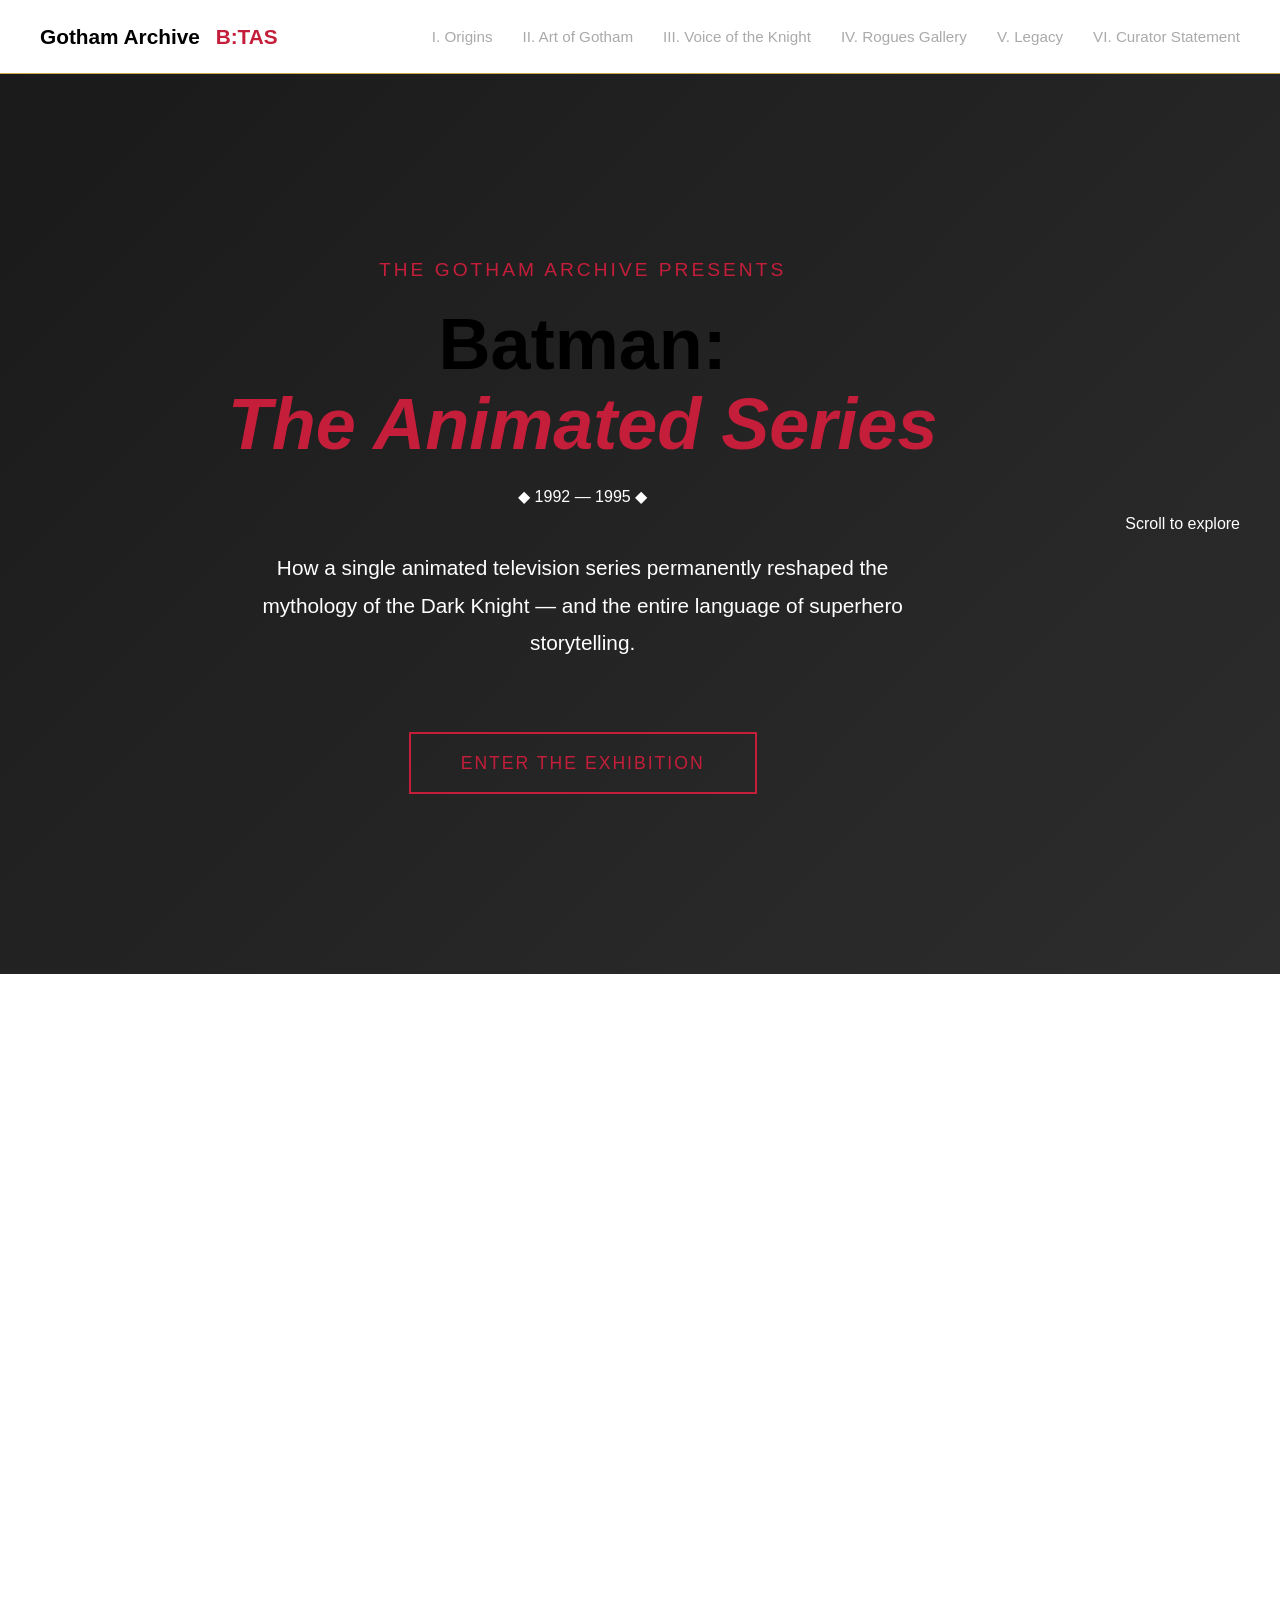
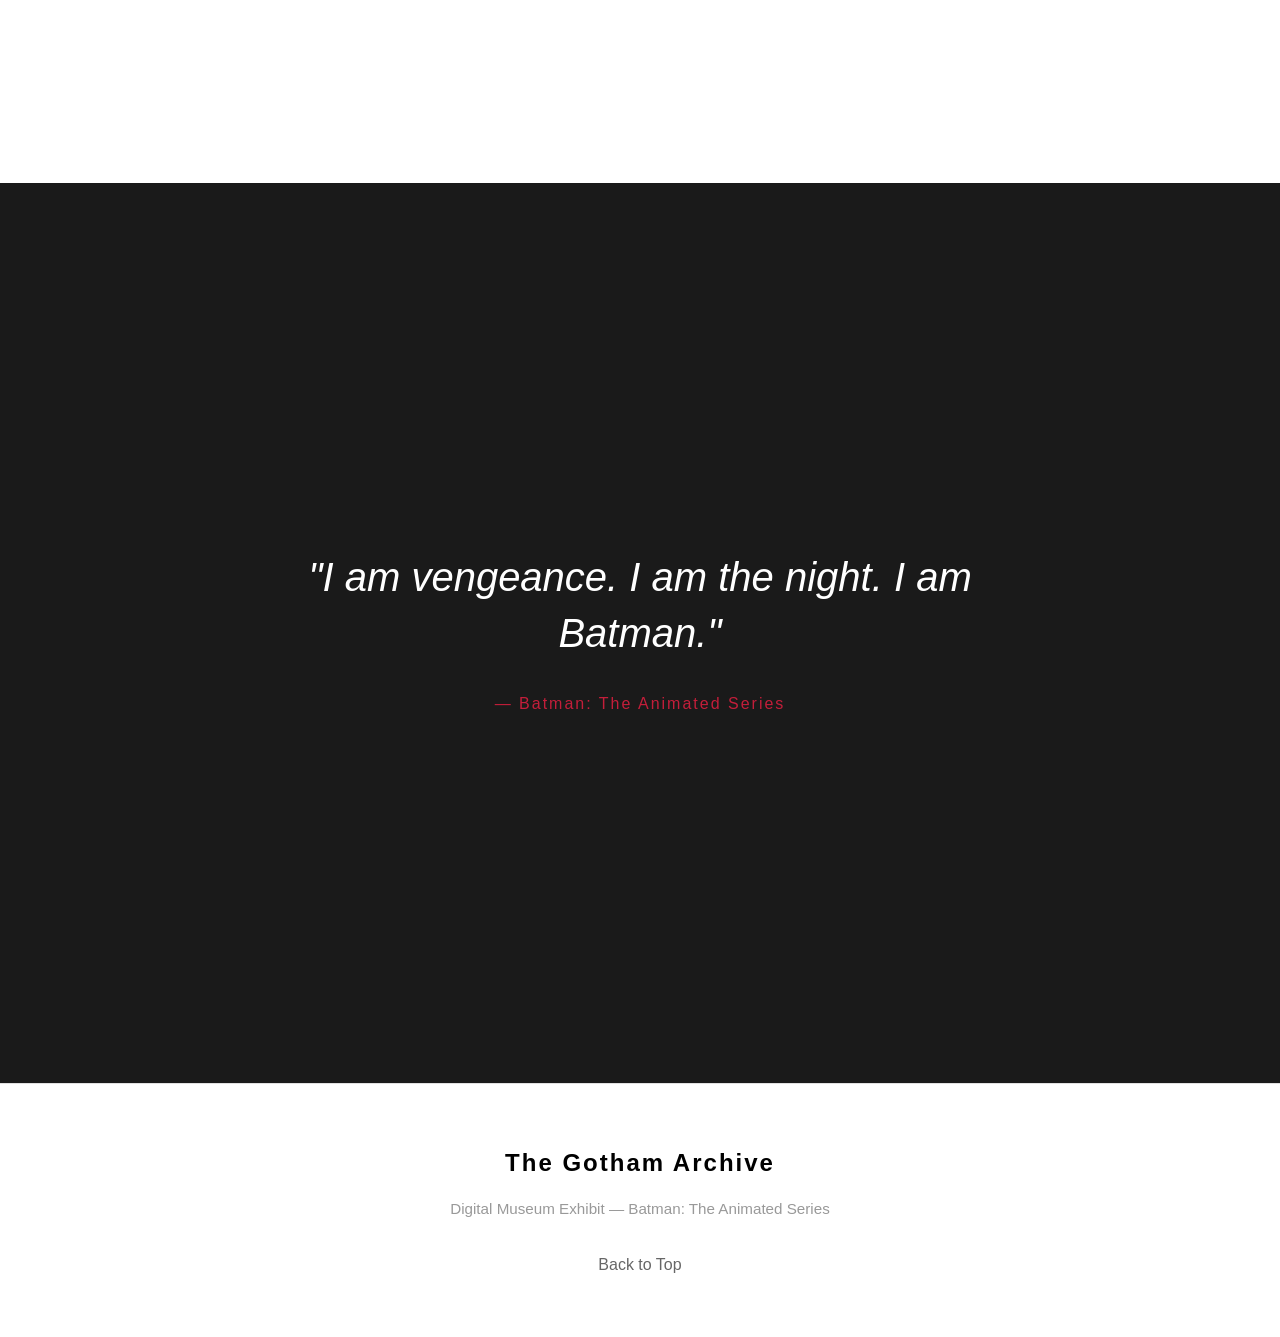
<file: index.html>
<!DOCTYPE html>
<html lang="en">
<head>
  <meta charset="UTF-8"/>
  <meta name="viewport" content="width=device-width, initial-scale=1.0"/>
  <title>The Gotham Archive — Batman: The Animated Series</title>
  <link rel="stylesheet" href="styles.css">
  <link href="https://fonts.googleapis.com/css2?family=Cormorant+Garamond:wght@400;600;700&family=IBM+Plex+Mono:wght@400;600&display=swap" rel="stylesheet">
</head>
<body>

<!-- Navigation -->
<nav class="navbar">
  <div class="nav-logo">Gotham Archive <span>B:TAS</span></div>
  <ul class="nav-rooms">
    <li><a href="#origins">I. Origins</a></li>
    <li><a href="#artofgotham">II. Art of Gotham</a></li>
    <li><a href="#voice">III. Voice of the Knight</a></li>
    <li><a href="#rogues">IV. Rogues Gallery</a></li>
    <li><a href="#legacy">V. Legacy</a></li>
    <li><a href="#curator">VI. Curator Statement</a></li>
  </ul>
</nav>

<!-- Hero Section with Parallax -->
<section id="entrance" class="hero-section">
  <div class="hero-background">
    <div class="hero-glow"></div>
  </div>
  <div class="hero-frame scroll-fade-in">
    <div class="hero-subtitle scroll-up">The Gotham Archive presents</div>
    <h1 class="hero-title scroll-up-delay-1">Batman:<br/><em>The Animated Series</em></h1>
    <div class="hero-year scroll-up-delay-2">◆ 1992 — 1995 ◆</div>
    <p class="hero-tagline scroll-up-delay-3">How a single animated television series permanently reshaped the mythology of the Dark Knight — and the entire language of superhero storytelling.</p>
    <a href="#origins" class="hero-enter scroll-up-delay-4">Enter the Exhibition</a>
  </div>
  <div class="scroll-indicator">
    <span>Scroll to explore</span>
    <div class="scroll-arrow"></div>
  </div>
</section>


<!-- Exhibition Room I: Origins -->
<section id="origins" class="exhibition-room scroll-reveal">
  <div class="room-wrap">
    <div class="room-header">
      <div class="room-number scroll-slide-in">Exhibition Room I</div>
      <h2 class="room-title scroll-slide-in-delay-1">The Hall of <em>Origins</em></h2>
      <p class="room-subtitle scroll-slide-in-delay-2">How the right show arrived at exactly the right moment</p>
    </div>
    
    <div class="scroll-container">
      <div class="panel scroll-pop-in">
        <div class="panel-label">Context</div>
        <div class="panel-title">The Moment Everything Changed</div>
        <p>In September 1992, Fox Kids aired the premiere of <em>Batman: The Animated Series</em>. Its opening episode featured a silent, atmospheric cold open set during a bank robbery, scored entirely with orchestral music. There was no dialogue for nearly three minutes. The Dark Knight moved through rain and shadow while a gothic score pressed against the screen like something from a much older, much graver world.</p>
        <p>Nothing like it had been on American television for children before. And it would never quite leave the culture again.</p>
      </div>
      <div class="panel scroll-pop-in-delay-1">
        <div class="panel-label">The Mandate</div>
        <div class="panel-title">A Children's Show That Refused to Be One</div>
        <p>Fox Kids commissioned a Batman cartoon to capitalize on Tim Burton's 1989 film. The network expected bright colors and easy moral lessons. What they received was a show that hired adult screenwriters, sourced material from the noir tradition, and treated its audience as intelligent people capable of sitting with ambiguity and tragedy.</p>
        <p><a href="details/origins.html" class="panel-link">Learn more about the show's origins →</a></p>
      </div>
      <div class="panel scroll-pop-in-delay-2">
        <div class="panel-label">Reception</div>
        <div class="panel-title">Cultural Impact from Day One</div>
        <p>The series immediately resonated with audiences beyond the target demographic. Critics and educators praised its sophistication, while children connected with its emotional depth. This broad appeal set the stage for a five-season run that would reshape how animation was perceived in America.</p>
      </div>
    </div>
  </div>
</section>

<!-- Exhibition Room II: Art of Gotham -->
<section id="artofgotham" class="exhibition-room scroll-reveal">
  <div class="room-wrap">
    <div class="room-header">
      <div class="room-number scroll-slide-in">Exhibition Room II</div>
      <h2 class="room-title scroll-slide-in-delay-1">The Art of <em>Gotham</em></h2>
      <p class="room-subtitle scroll-slide-in-delay-2">Dark Deco — a visual language without precedent in American animation</p>
    </div>
    
    <div class="scroll-container">
      <div class="panel scroll-pop-in">
        <div class="panel-label">Visual Style</div>
        <div class="panel-title">Noir and Art Deco Fusion</div>
        <p>The show combined dark, shadow-heavy imagery with Art Deco architecture, giving Gotham a timeless, cinematic quality that had never been attempted in children's animation. The visual language was as much a character as any on screen.</p>
        <p><a href="details/animation.html" class="panel-link">Explore the animation techniques →</a></p>
      </div>
      <div class="panel scroll-pop-in-delay-1">
        <div class="panel-label">Technique</div>
        <div class="panel-title">Black Paper Backgrounds</div>
        <p>Backgrounds were painted on black paper instead of white, allowing for dramatic lighting and deep shadows that became signature to the series' style. This choice influenced the mood of every frame and influenced animators for decades to come.</p>
      </div>
      <div class="panel scroll-pop-in-delay-2">
        <div class="panel-label">Legacy</div>
        <div class="panel-title">Inspiring Modern Animation</div>
        <p>The "Dark Deco" aesthetic became iconic, inspiring everything from video games to films. Artists cite the show's visual approach as fundamental to their understanding of color, shadow, and cinematic storytelling in animated form.</p>
      </div>
    </div>
  </div>
</section>

<!-- Exhibition Room III: Voice of the Knight -->
<section id="voice" class="exhibition-room scroll-reveal">
  <div class="room-wrap">
    <div class="room-header">
      <div class="room-number scroll-slide-in">Exhibition Room III</div>
      <h2 class="room-title scroll-slide-in-delay-1">The Voice of the Knight</h2>
      <p class="room-subtitle scroll-slide-in-delay-2">Actors who defined the characters forever</p>
    </div>
    
    <div class="scroll-container">
      <div class="panel scroll-pop-in">
        <div class="panel-label">Batman</div>
        <div class="panel-title">Kevin Conroy</div>
        <p>Kevin Conroy provided a dual-identity performance, giving Batman and Bruce Wayne distinct voices and emotional weight. His Batman was authoritative yet vulnerable, creating a character that resonated across generations.</p>
        <p><a href="details/cast.html#kevin-conroy" class="panel-link">Read Kevin Conroy's biography →</a></p>
      </div>
      <div class="panel scroll-pop-in-delay-1">
        <div class="panel-label">The Joker</div>
        <div class="panel-title">Mark Hamill</div>
        <p>Mark Hamill's performance as the Joker became definitive, balancing menace and playfulness, influencing every future interpretation of the character. His laugh became instantly iconic and inimitable.</p>
      </div>
      <div class="panel scroll-pop-in-delay-2">
        <div class="panel-label">Supporting Cast</div>
        <div class="panel-title">Ensemble Excellence</div>
        <p>From Arleen Sorkin as Harley Quinn to Paul Dini as creator and writer, the series assembled extraordinary talent that elevated voice acting as an art form in animation.</p>
      </div>
    </div>
  </div>
</section>

<!-- Exhibition Room IV: Rogues Gallery -->
<section id="rogues" class="exhibition-room scroll-reveal">
  <div class="room-wrap">
    <div class="room-header">
      <div class="room-number scroll-slide-in">Exhibition Room IV</div>
      <h2 class="room-title scroll-slide-in-delay-1">Rogues <em>Gallery</em></h2>
      <p class="room-subtitle scroll-slide-in-delay-2">Villains reinvented with depth and tragedy</p>
    </div>
    
    <div class="scroll-container">
      <div class="panel scroll-pop-in">
        <div class="panel-label">Mr. Freeze</div>
        <div class="panel-title">Heart of Ice</div>
        <p>The episode "Heart of Ice" reinvented Mr. Freeze as a tragic figure, demonstrating how the series elevated villain storytelling beyond caricature. Victor Fries became a sympathetic character driven by loss and desperation.</p>
        <p><a href="details/villains.html#freeze" class="panel-link">Learn about the rogues gallery →</a></p>
      </div>
      <div class="panel scroll-pop-in-delay-1">
        <div class="panel-label">Harley Quinn</div>
        <div class="panel-title">A Character Made for the Ages</div>
        <p>Harley Quinn was created specifically for this series and became an iconic character in the wider Batman universe. Her introduction showed the show's ability to generate lasting cultural artifacts.</p>
      </div>
      <div class="panel scroll-pop-in-delay-2">
        <div class="panel-label">Two-Face & Others</div>
        <div class="panel-title">Complex Antagonists</div>
        <p>From Two-Face's split psyche to Poison Ivy's environmental extremism, the series treated villains as fully realized characters with motivations, backstories, and moral complexity.</p>
      </div>
    </div>
  </div>
</section>

<!-- Exhibition Room V: Legacy -->
<section id="legacy" class="exhibition-room scroll-reveal">
  <div class="room-wrap">
    <div class="room-header">
      <div class="room-number scroll-slide-in">Exhibition Room V</div>
      <h2 class="room-title scroll-slide-in-delay-1">Legacy & <em>Influence</em></h2>
      <p class="room-subtitle scroll-slide-in-delay-2">How Batman: TAS shaped superhero media forever</p>
    </div>
    
    <div class="scroll-container">
      <div class="panel scroll-pop-in">
        <div class="panel-label">Media Impact</div>
        <div class="panel-title">Across Mediums</div>
        <p>The series influenced feature films, future animated shows, and video games, proving animation could tell complex, mature stories for a broad audience. The success changed how studios greenlit animated projects.</p>
      </div>
      <div class="panel scroll-pop-in-delay-1">
        <div class="panel-label">Awards & Recognition</div>
        <div class="panel-title">Critical Acclaim</div>
        <p>Batman: The Animated Series won multiple Daytime Emmy Awards and critical acclaim, cementing its status as the definitive Batman interpretation and the greatest superhero animated series ever made.</p>
        <p><a href="details/awards.html" class="panel-link">See awards and accolades →</a></p>
      </div>
      <div class="panel scroll-pop-in-delay-2">
        <div class="panel-label">Modern Era</div>
        <div class="panel-title">Still Relevant Today</div>
        <p>Decades after its finale, the series remains in active rotation, introducing new generations to its sophisticated storytelling. It stands as proof that quality, respect for the audience, and artistic integrity create lasting cultural touchstones.</p>
      </div>
    </div>
  </div>
</section>

<!-- Exhibition Room VI: Curator Statement -->
<section id="curator" class="exhibition-room scroll-reveal">
  <div class="room-wrap">
    <div class="room-header">
      <div class="room-number scroll-slide-in">Exhibition Room VI</div>
      <h2 class="room-title scroll-slide-in-delay-1">Curator Statement</h2>
      <p class="room-subtitle scroll-slide-in-delay-2">Why this show matters, still</p>
    </div>
    
    <div class="panel curator-statement scroll-pop-in">
      <p>Batman: The Animated Series redefined superhero storytelling by treating animation seriously, combining art, narrative, and voice acting to craft a cultural landmark. Its influence persists across every depiction of the Dark Knight and far beyond.</p>
      <p>In choosing Batman: TAS as the subject of this digital exhibition, we acknowledge a show that refused to compromise. It treated its audience with respect, its craft with devotion, and its story with gravity. These choices—made in 1992—remain radical today.</p>
      <p>This is how stories endure. This is what timeless means.</p>
    </div>
  </div>
</section>

<!-- Quote Section with Parallax -->
<section class="exhibit-quote scroll-parallax">
  <div class="quote-inner scroll-fade-in">
    <blockquote>"I am vengeance. I am the night. I am Batman."</blockquote>
    <cite>— Batman: The Animated Series</cite>
  </div>
</section>

<!-- Footer -->
<footer class="footer scroll-fade-in">
  <div class="footer-logo">The Gotham Archive</div>
  <div class="footer-meta">Digital Museum Exhibit — Batman: The Animated Series</div>
  <div class="footer-nav">
    <a href="#entrance">Back to Top</a>
  </div>
</footer>

<!-- Link external JS here -->
<script src="script.js"></script>
</body>
</html>
</file>
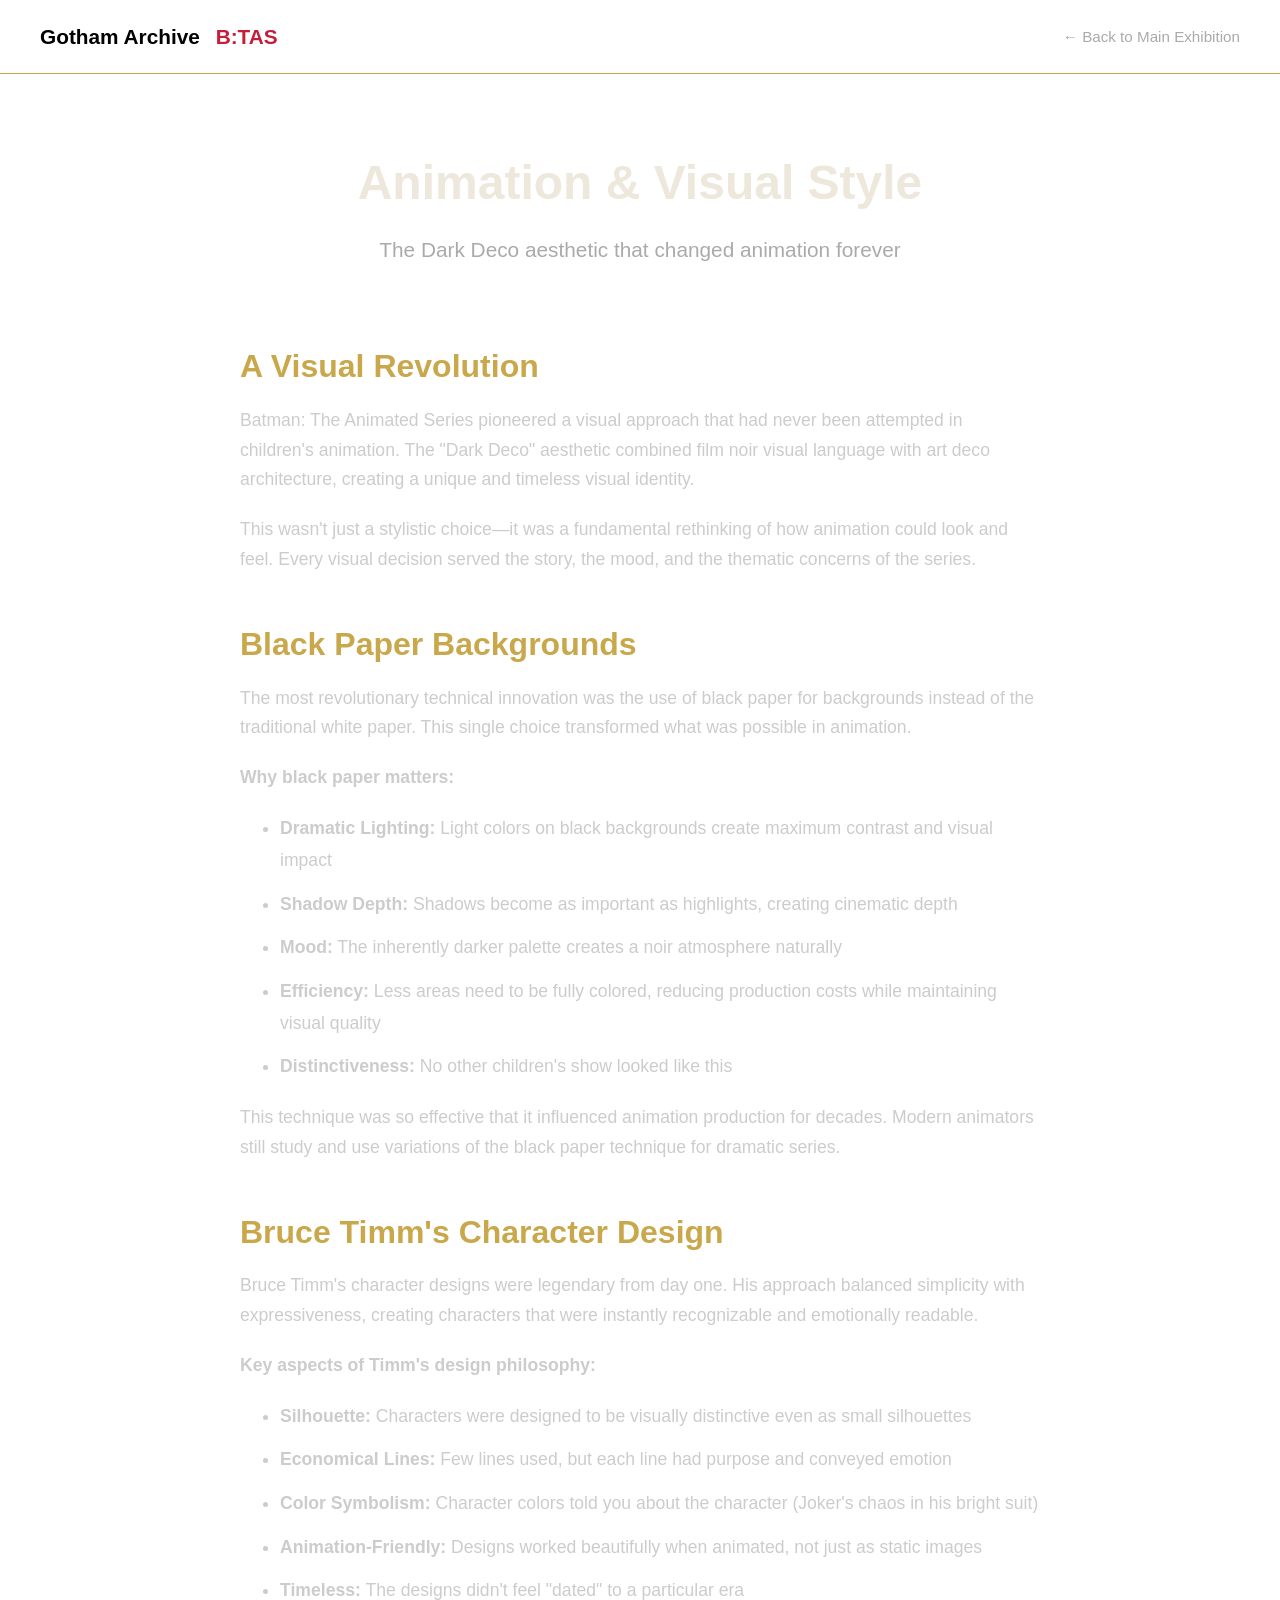
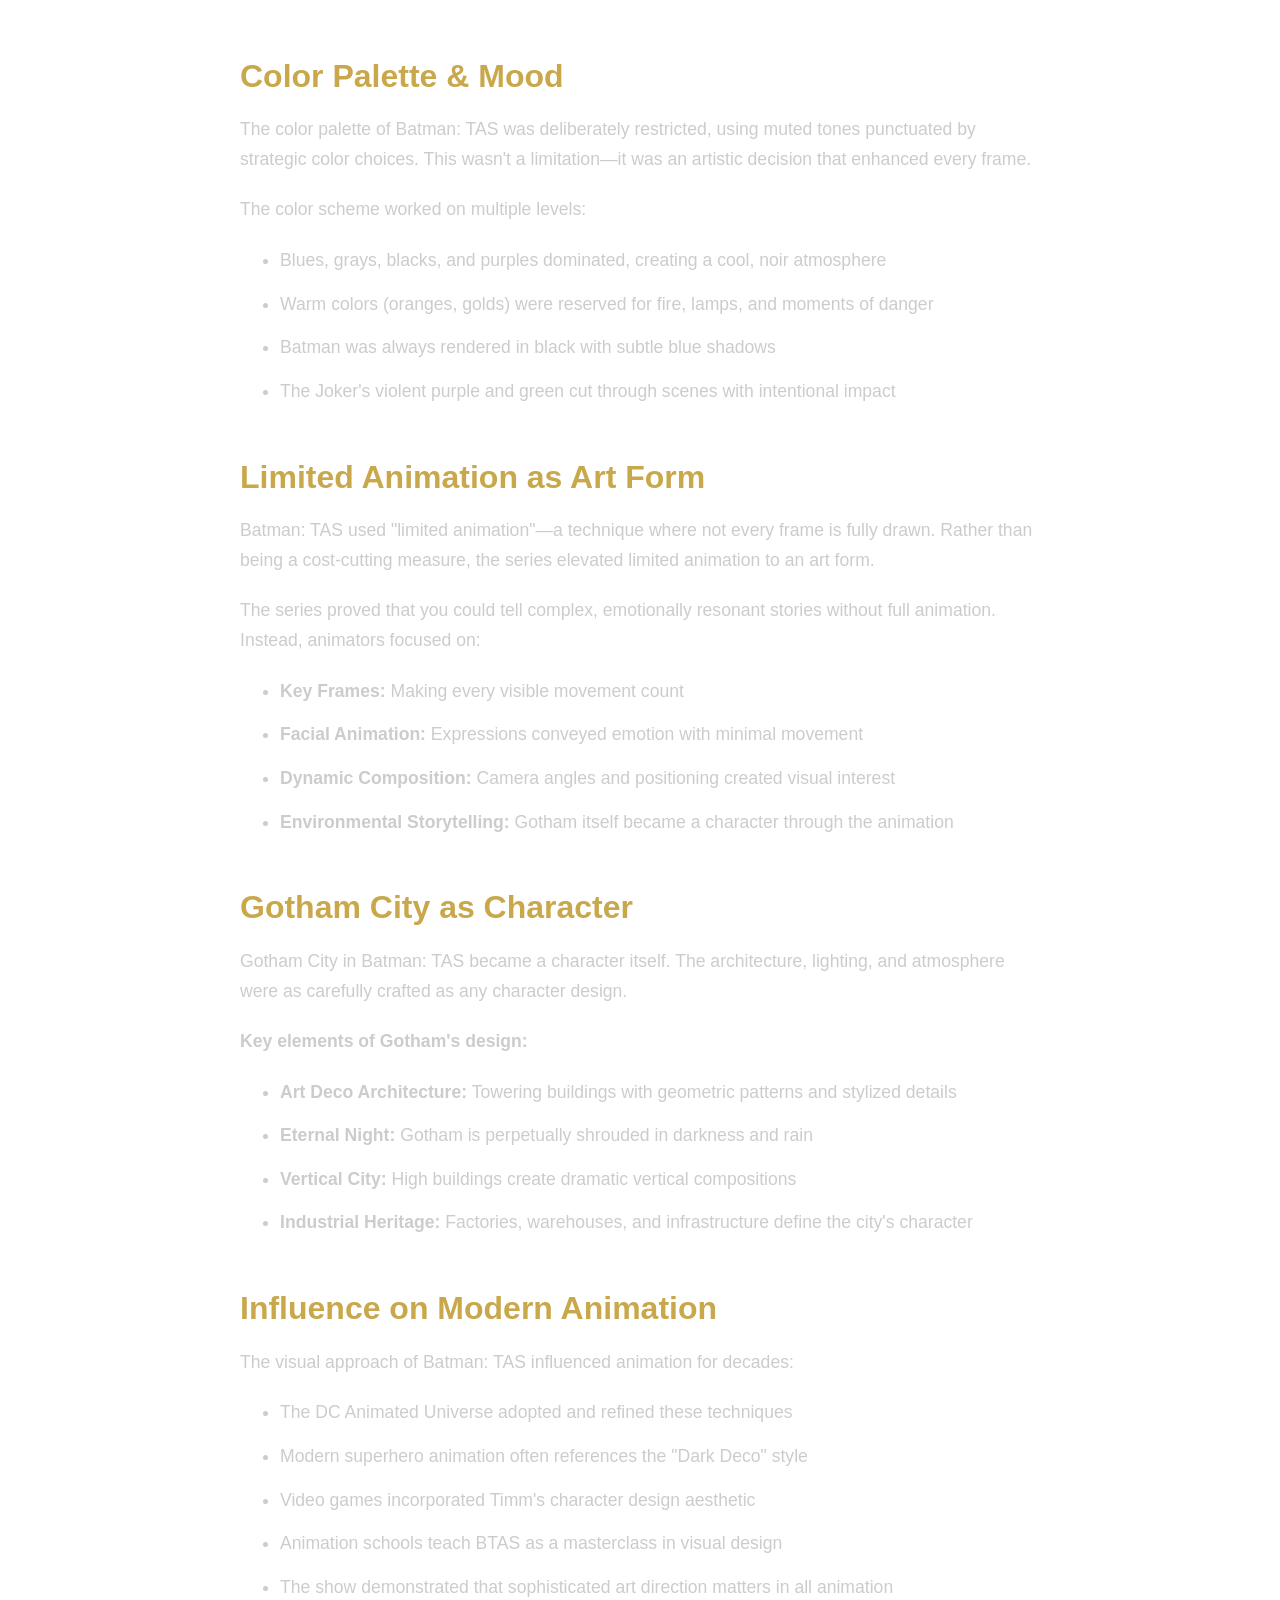
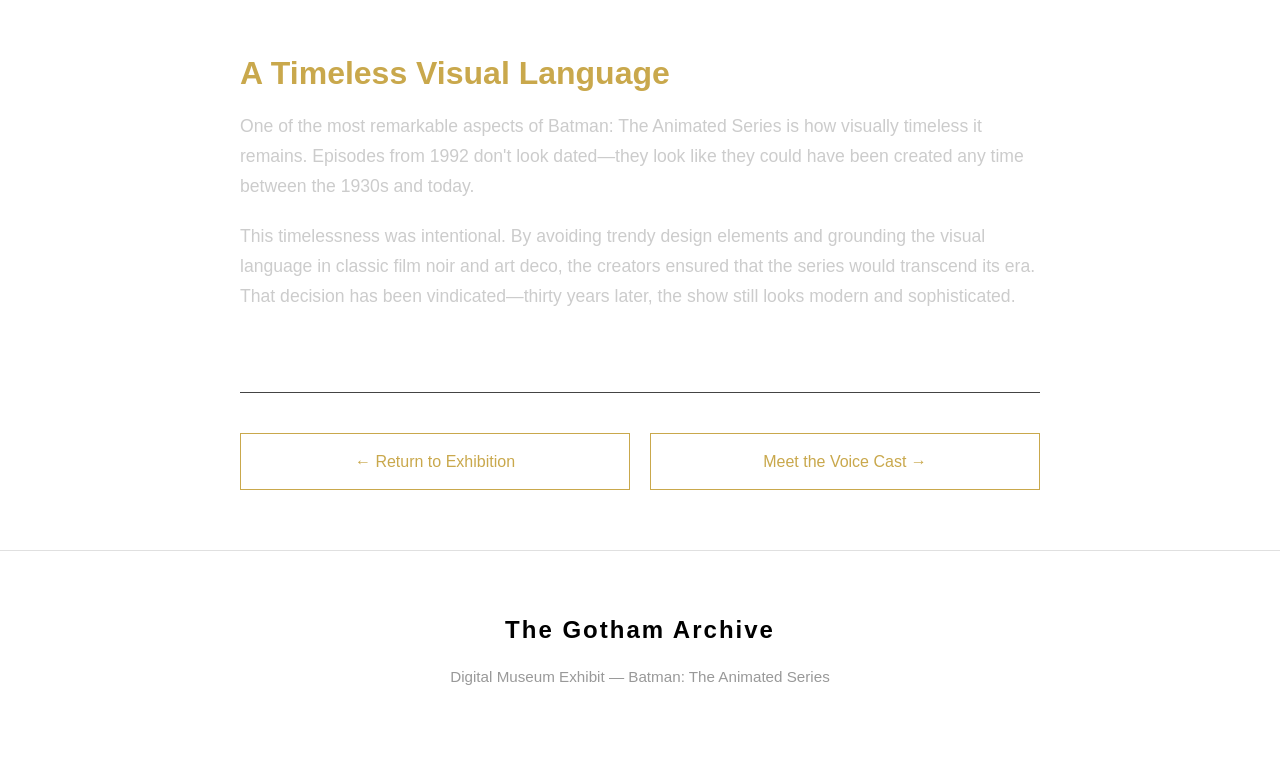
<file: details/animation.html>
<!DOCTYPE html>
<html lang="en">
<head>
  <meta charset="UTF-8"/>
  <meta name="viewport" content="width=device-width, initial-scale=1.0"/>
  <title>Animation & Visual Style — Gotham Archive</title>
  <link rel="stylesheet" href="../styles.css">
  <link href="https://fonts.googleapis.com/css2?family=Cormorant+Garamond:wght@400;600;700&family=IBM+Plex+Mono:wght@400;600&display=swap" rel="stylesheet">
</head>
<body>

<!-- Navigation -->
<nav class="navbar">
  <div class="nav-logo">Gotham Archive <span>B:TAS</span></div>
  <ul class="nav-rooms">
    <li><a href="../#artofgotham">← Back to Main Exhibition</a></li>
  </ul>
</nav>

<!-- Detail Page -->
<section class="detail-page">
  <div class="detail-wrap">
    <div class="page-header">
      <h1 class="page-title">Animation & Visual Style</h1>
      <p class="page-subtitle">The Dark Deco aesthetic that changed animation forever</p>
    </div>
    
    <article class="article-content scroll-fade-in">
      <h2>A Visual Revolution</h2>
      <p>Batman: The Animated Series pioneered a visual approach that had never been attempted in children's animation. The "Dark Deco" aesthetic combined film noir visual language with art deco architecture, creating a unique and timeless visual identity.</p>
      
      <p>This wasn't just a stylistic choice—it was a fundamental rethinking of how animation could look and feel. Every visual decision served the story, the mood, and the thematic concerns of the series.</p>

      <h2>Black Paper Backgrounds</h2>
      <p>The most revolutionary technical innovation was the use of black paper for backgrounds instead of the traditional white paper. This single choice transformed what was possible in animation.</p>

      <p><strong>Why black paper matters:</strong></p>
      <ul style="color: #ccc; margin: 20px 0; line-height: 1.8;">
        <li><strong>Dramatic Lighting:</strong> Light colors on black backgrounds create maximum contrast and visual impact</li>
        <li><strong>Shadow Depth:</strong> Shadows become as important as highlights, creating cinematic depth</li>
        <li><strong>Mood:</strong> The inherently darker palette creates a noir atmosphere naturally</li>
        <li><strong>Efficiency:</strong> Less areas need to be fully colored, reducing production costs while maintaining visual quality</li>
        <li><strong>Distinctiveness:</strong> No other children's show looked like this</li>
      </ul>

      <p>This technique was so effective that it influenced animation production for decades. Modern animators still study and use variations of the black paper technique for dramatic series.</p>

      <h2>Bruce Timm's Character Design</h2>
      <p>Bruce Timm's character designs were legendary from day one. His approach balanced simplicity with expressiveness, creating characters that were instantly recognizable and emotionally readable.</p>

      <p><strong>Key aspects of Timm's design philosophy:</strong></p>
      <ul style="color: #ccc; margin: 20px 0; line-height: 1.8;">
        <li><strong>Silhouette:</strong> Characters were designed to be visually distinctive even as small silhouettes</li>
        <li><strong>Economical Lines:</strong> Few lines used, but each line had purpose and conveyed emotion</li>
        <li><strong>Color Symbolism:</strong> Character colors told you about the character (Joker's chaos in his bright suit)</li>
        <li><strong>Animation-Friendly:</strong> Designs worked beautifully when animated, not just as static images</li>
        <li><strong>Timeless:</strong> The designs didn't feel "dated" to a particular era</li>
      </ul>

      <h2>Color Palette & Mood</h2>
      <p>The color palette of Batman: TAS was deliberately restricted, using muted tones punctuated by strategic color choices. This wasn't a limitation—it was an artistic decision that enhanced every frame.</p>

      <p>The color scheme worked on multiple levels:</p>
      <ul style="color: #ccc; margin: 20px 0; line-height: 1.8;">
        <li>Blues, grays, blacks, and purples dominated, creating a cool, noir atmosphere</li>
        <li>Warm colors (oranges, golds) were reserved for fire, lamps, and moments of danger</li>
        <li>Batman was always rendered in black with subtle blue shadows</li>
        <li>The Joker's violent purple and green cut through scenes with intentional impact</li>
      </ul>

      <h2>Limited Animation as Art Form</h2>
      <p>Batman: TAS used "limited animation"—a technique where not every frame is fully drawn. Rather than being a cost-cutting measure, the series elevated limited animation to an art form.</p>

      <p>The series proved that you could tell complex, emotionally resonant stories without full animation. Instead, animators focused on:</p>
      <ul style="color: #ccc; margin: 20px 0; line-height: 1.8;">
        <li><strong>Key Frames:</strong> Making every visible movement count</li>
        <li><strong>Facial Animation:</strong> Expressions conveyed emotion with minimal movement</li>
        <li><strong>Dynamic Composition:</strong> Camera angles and positioning created visual interest</li>
        <li><strong>Environmental Storytelling:</strong> Gotham itself became a character through the animation</li>
      </ul>

      <h2>Gotham City as Character</h2>
      <p>Gotham City in Batman: TAS became a character itself. The architecture, lighting, and atmosphere were as carefully crafted as any character design.</p>

      <p><strong>Key elements of Gotham's design:</strong></p>
      <ul style="color: #ccc; margin: 20px 0; line-height: 1.8;">
        <li><strong>Art Deco Architecture:</strong> Towering buildings with geometric patterns and stylized details</li>
        <li><strong>Eternal Night:</strong> Gotham is perpetually shrouded in darkness and rain</li>
        <li><strong>Vertical City:</strong> High buildings create dramatic vertical compositions</li>
        <li><strong>Industrial Heritage:</strong> Factories, warehouses, and infrastructure define the city's character</li>
      </ul>

      <h2>Influence on Modern Animation</h2>
      <p>The visual approach of Batman: TAS influenced animation for decades:</p>
      <ul style="color: #ccc; margin: 20px 0; line-height: 1.8;">
        <li>The DC Animated Universe adopted and refined these techniques</li>
        <li>Modern superhero animation often references the "Dark Deco" style</li>
        <li>Video games incorporated Timm's character design aesthetic</li>
        <li>Animation schools teach BTAS as a masterclass in visual design</li>
        <li>The show demonstrated that sophisticated art direction matters in all animation</li>
      </ul>

      <h2>A Timeless Visual Language</h2>
      <p>One of the most remarkable aspects of Batman: The Animated Series is how visually timeless it remains. Episodes from 1992 don't look dated—they look like they could have been created any time between the 1930s and today.</p>

      <p>This timelessness was intentional. By avoiding trendy design elements and grounding the visual language in classic film noir and art deco, the creators ensured that the series would transcend its era. That decision has been vindicated—thirty years later, the show still looks modern and sophisticated.</p>
    </article>

    <div class="article-nav scroll-fade-in">
      <a href="../#artofgotham">← Return to Exhibition</a>
      <a href="cast.html">Meet the Voice Cast →</a>
    </div>
  </div>
</section>

<!-- Footer -->
<footer class="footer">
  <div class="footer-logo">The Gotham Archive</div>
  <div class="footer-meta">Digital Museum Exhibit — Batman: The Animated Series</div>
</footer>

<style>
.detail-page {
  padding: 60px 20px;
  min-height: 100vh;
}

.detail-wrap {
  max-width: 800px;
  margin: 0 auto;
}

.page-header {
  text-align: center;
  margin-bottom: 80px;
}

.page-title {
  font-size: 3rem;
  color: #EDE8DB;
  margin: 20px 0;
}

.page-subtitle {
  font-size: 1.3rem;
  color: #aaa;
}

.article-content {
  color: #ccc;
  line-height: 1.9;
  font-size: 1.1rem;
}

.article-content h2 {
  color: #C9A84C;
  font-size: 2rem;
  margin-top: 50px;
  margin-bottom: 20px;
}

.article-content p {
  margin: 20px 0;
}

.article-content ul {
  margin: 20px 0;
}

.article-content ul li {
  margin: 12px 0;
}

.article-nav {
  margin-top: 80px;
  padding-top: 40px;
  border-top: 1px solid #444;
  display: flex;
  justify-content: space-between;
  gap: 20px;
}

.article-nav a {
  flex: 1;
  padding: 15px 20px;
  text-align: center;
  border: 1px solid #C9A84C;
  color: #C9A84C;
  transition: 0.3s ease;
}

.article-nav a:hover {
  background: #C9A84C;
  color: #030306;
}

@media (max-width: 768px) {
  .page-title {
    font-size: 2rem;
  }
  
  .article-nav {
    flex-direction: column;
  }
}
</style>

<script src="../script.js"></script>
</body>
</html>
</file>
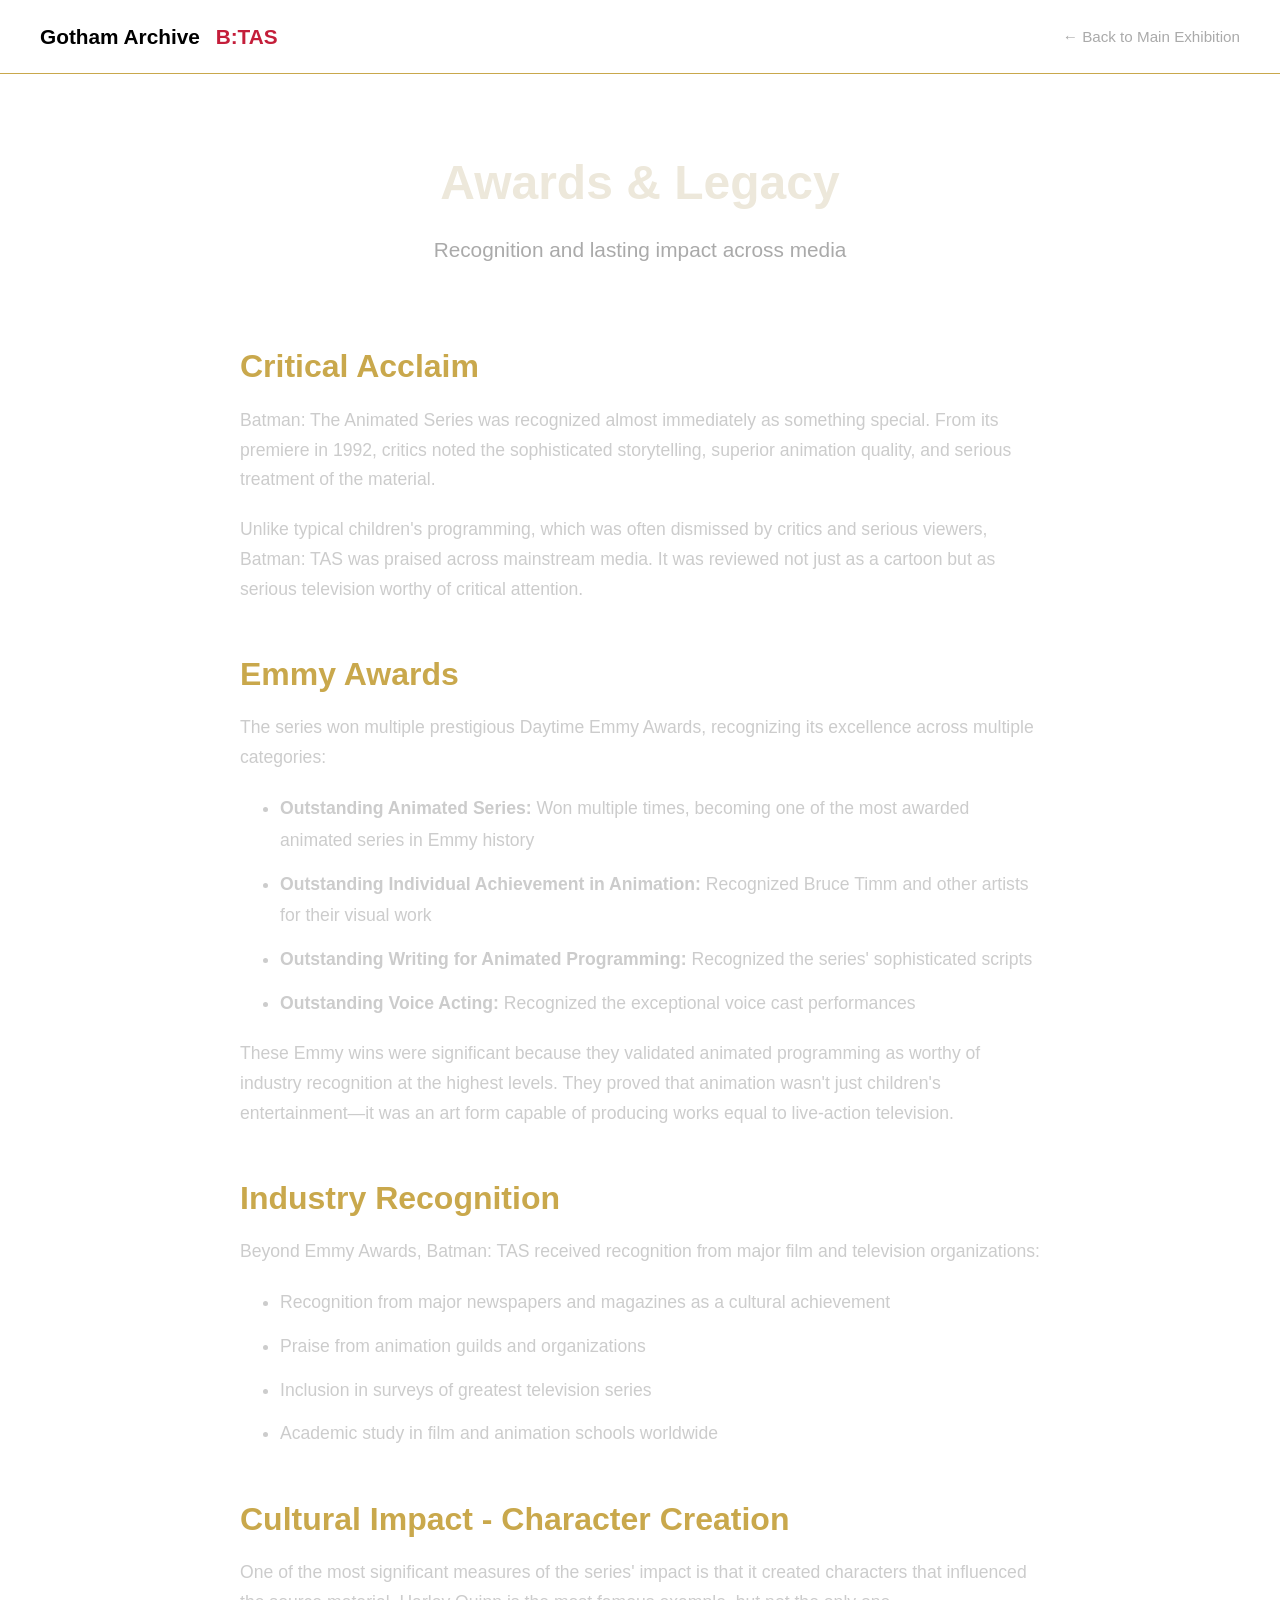
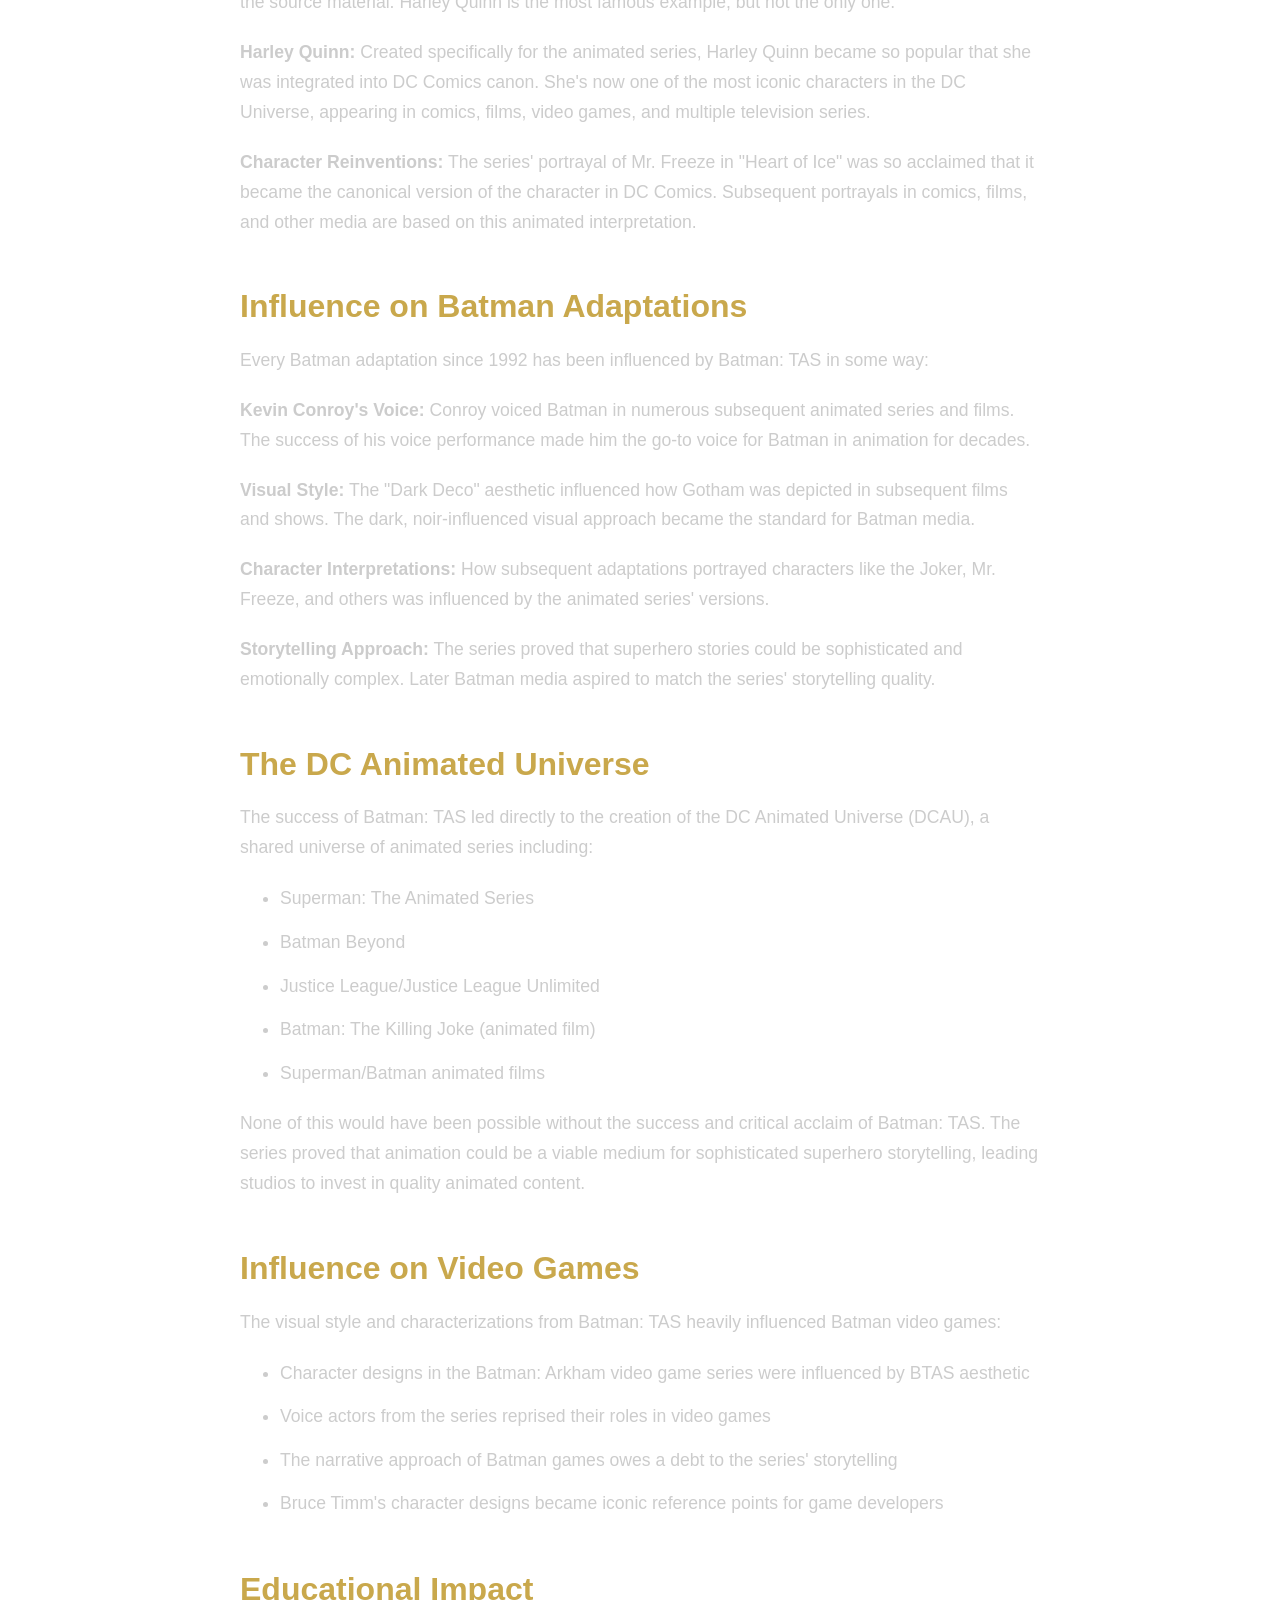
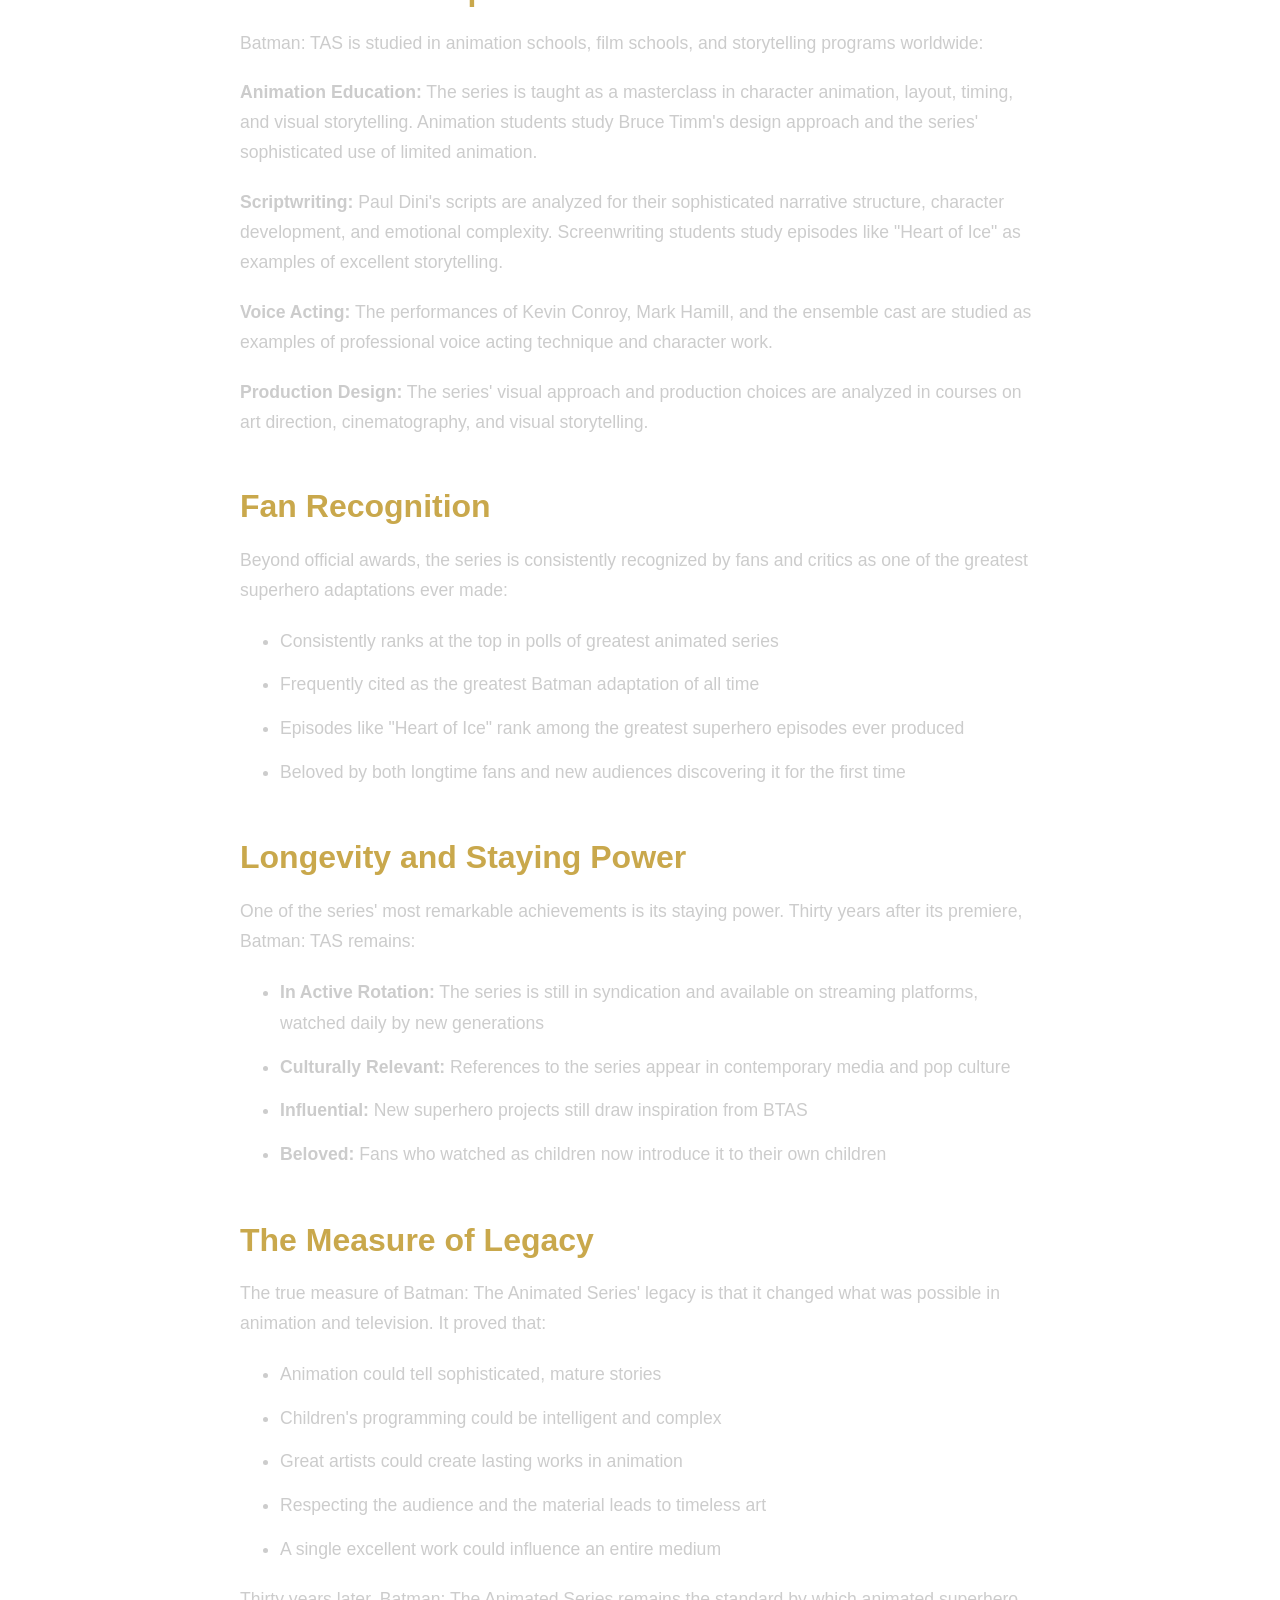
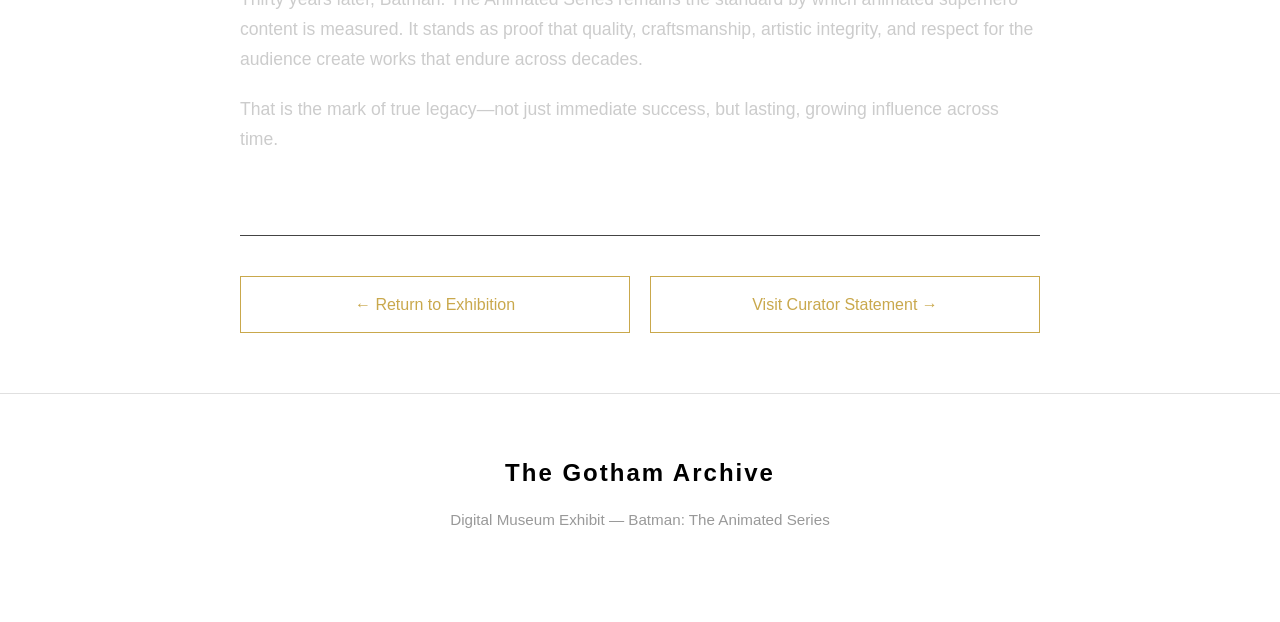
<file: details/awards.html>
<!DOCTYPE html>
<html lang="en">
<head>
  <meta charset="UTF-8"/>
  <meta name="viewport" content="width=device-width, initial-scale=1.0"/>
  <title>Awards & Legacy — Gotham Archive</title>
  <link rel="stylesheet" href="../styles.css">
  <link href="https://fonts.googleapis.com/css2?family=Cormorant+Garamond:wght@400;600;700&family=IBM+Plex+Mono:wght@400;600&display=swap" rel="stylesheet">
</head>
<body>

<!-- Navigation -->
<nav class="navbar">
  <div class="nav-logo">Gotham Archive <span>B:TAS</span></div>
  <ul class="nav-rooms">
    <li><a href="../#legacy">← Back to Main Exhibition</a></li>
  </ul>
</nav>

<!-- Detail Page -->
<section class="detail-page">
  <div class="detail-wrap">
    <div class="page-header">
      <h1 class="page-title">Awards & Legacy</h1>
      <p class="page-subtitle">Recognition and lasting impact across media</p>
    </div>
    
    <article class="article-content scroll-fade-in">
      <h2>Critical Acclaim</h2>
      <p>Batman: The Animated Series was recognized almost immediately as something special. From its premiere in 1992, critics noted the sophisticated storytelling, superior animation quality, and serious treatment of the material.</p>

      <p>Unlike typical children's programming, which was often dismissed by critics and serious viewers, Batman: TAS was praised across mainstream media. It was reviewed not just as a cartoon but as serious television worthy of critical attention.</p>

      <h2>Emmy Awards</h2>
      <p>The series won multiple prestigious Daytime Emmy Awards, recognizing its excellence across multiple categories:</p>

      <ul style="color: #ccc; margin: 20px 0; line-height: 1.8;">
        <li><strong>Outstanding Animated Series:</strong> Won multiple times, becoming one of the most awarded animated series in Emmy history</li>
        <li><strong>Outstanding Individual Achievement in Animation:</strong> Recognized Bruce Timm and other artists for their visual work</li>
        <li><strong>Outstanding Writing for Animated Programming:</strong> Recognized the series' sophisticated scripts</li>
        <li><strong>Outstanding Voice Acting:</strong> Recognized the exceptional voice cast performances</li>
      </ul>

      <p>These Emmy wins were significant because they validated animated programming as worthy of industry recognition at the highest levels. They proved that animation wasn't just children's entertainment—it was an art form capable of producing works equal to live-action television.</p>

      <h2>Industry Recognition</h2>
      <p>Beyond Emmy Awards, Batman: TAS received recognition from major film and television organizations:</p>

      <ul style="color: #ccc; margin: 20px 0; line-height: 1.8;">
        <li>Recognition from major newspapers and magazines as a cultural achievement</li>
        <li>Praise from animation guilds and organizations</li>
        <li>Inclusion in surveys of greatest television series</li>
        <li>Academic study in film and animation schools worldwide</li>
      </ul>

      <h2>Cultural Impact - Character Creation</h2>
      <p>One of the most significant measures of the series' impact is that it created characters that influenced the source material. Harley Quinn is the most famous example, but not the only one.</p>

      <p><strong>Harley Quinn:</strong> Created specifically for the animated series, Harley Quinn became so popular that she was integrated into DC Comics canon. She's now one of the most iconic characters in the DC Universe, appearing in comics, films, video games, and multiple television series.</p>

      <p><strong>Character Reinventions:</strong> The series' portrayal of Mr. Freeze in "Heart of Ice" was so acclaimed that it became the canonical version of the character in DC Comics. Subsequent portrayals in comics, films, and other media are based on this animated interpretation.</p>

      <h2>Influence on Batman Adaptations</h2>
      <p>Every Batman adaptation since 1992 has been influenced by Batman: TAS in some way:</p>

      <p><strong>Kevin Conroy's Voice:</strong> Conroy voiced Batman in numerous subsequent animated series and films. The success of his voice performance made him the go-to voice for Batman in animation for decades.</p>

      <p><strong>Visual Style:</strong> The "Dark Deco" aesthetic influenced how Gotham was depicted in subsequent films and shows. The dark, noir-influenced visual approach became the standard for Batman media.</p>

      <p><strong>Character Interpretations:</strong> How subsequent adaptations portrayed characters like the Joker, Mr. Freeze, and others was influenced by the animated series' versions.</p>

      <p><strong>Storytelling Approach:</strong> The series proved that superhero stories could be sophisticated and emotionally complex. Later Batman media aspired to match the series' storytelling quality.</p>

      <h2>The DC Animated Universe</h2>
      <p>The success of Batman: TAS led directly to the creation of the DC Animated Universe (DCAU), a shared universe of animated series including:</p>

      <ul style="color: #ccc; margin: 20px 0; line-height: 1.8;">
        <li>Superman: The Animated Series</li>
        <li>Batman Beyond</li>
        <li>Justice League/Justice League Unlimited</li>
        <li>Batman: The Killing Joke (animated film)</li>
        <li>Superman/Batman animated films</li>
      </ul>

      <p>None of this would have been possible without the success and critical acclaim of Batman: TAS. The series proved that animation could be a viable medium for sophisticated superhero storytelling, leading studios to invest in quality animated content.</p>

      <h2>Influence on Video Games</h2>
      <p>The visual style and characterizations from Batman: TAS heavily influenced Batman video games:</p>

      <ul style="color: #ccc; margin: 20px 0; line-height: 1.8;">
        <li>Character designs in the Batman: Arkham video game series were influenced by BTAS aesthetic</li>
        <li>Voice actors from the series reprised their roles in video games</li>
        <li>The narrative approach of Batman games owes a debt to the series' storytelling</li>
        <li>Bruce Timm's character designs became iconic reference points for game developers</li>
      </ul>

      <h2>Educational Impact</h2>
      <p>Batman: TAS is studied in animation schools, film schools, and storytelling programs worldwide:</p>

      <p><strong>Animation Education:</strong> The series is taught as a masterclass in character animation, layout, timing, and visual storytelling. Animation students study Bruce Timm's design approach and the series' sophisticated use of limited animation.</p>

      <p><strong>Scriptwriting:</strong> Paul Dini's scripts are analyzed for their sophisticated narrative structure, character development, and emotional complexity. Screenwriting students study episodes like "Heart of Ice" as examples of excellent storytelling.</p>

      <p><strong>Voice Acting:</strong> The performances of Kevin Conroy, Mark Hamill, and the ensemble cast are studied as examples of professional voice acting technique and character work.</p>

      <p><strong>Production Design:</strong> The series' visual approach and production choices are analyzed in courses on art direction, cinematography, and visual storytelling.</p>

      <h2>Fan Recognition</h2>
      <p>Beyond official awards, the series is consistently recognized by fans and critics as one of the greatest superhero adaptations ever made:</p>

      <ul style="color: #ccc; margin: 20px 0; line-height: 1.8;">
        <li>Consistently ranks at the top in polls of greatest animated series</li>
        <li>Frequently cited as the greatest Batman adaptation of all time</li>
        <li>Episodes like "Heart of Ice" rank among the greatest superhero episodes ever produced</li>
        <li>Beloved by both longtime fans and new audiences discovering it for the first time</li>
      </ul>

      <h2>Longevity and Staying Power</h2>
      <p>One of the series' most remarkable achievements is its staying power. Thirty years after its premiere, Batman: TAS remains:</p>

      <ul style="color: #ccc; margin: 20px 0; line-height: 1.8;">
        <li><strong>In Active Rotation:</strong> The series is still in syndication and available on streaming platforms, watched daily by new generations</li>
        <li><strong>Culturally Relevant:</strong> References to the series appear in contemporary media and pop culture</li>
        <li><strong>Influential:</strong> New superhero projects still draw inspiration from BTAS</li>
        <li><strong>Beloved:</strong> Fans who watched as children now introduce it to their own children</li>
      </ul>

      <h2>The Measure of Legacy</h2>
      <p>The true measure of Batman: The Animated Series' legacy is that it changed what was possible in animation and television. It proved that:</p>

      <ul style="color: #ccc; margin: 20px 0; line-height: 1.8;">
        <li>Animation could tell sophisticated, mature stories</li>
        <li>Children's programming could be intelligent and complex</li>
        <li>Great artists could create lasting works in animation</li>
        <li>Respecting the audience and the material leads to timeless art</li>
        <li>A single excellent work could influence an entire medium</li>
      </ul>

      <p>Thirty years later, Batman: The Animated Series remains the standard by which animated superhero content is measured. It stands as proof that quality, craftsmanship, artistic integrity, and respect for the audience create works that endure across decades.</p>

      <p>That is the mark of true legacy—not just immediate success, but lasting, growing influence across time.</p>
    </article>

    <div class="article-nav scroll-fade-in">
      <a href="../#legacy">← Return to Exhibition</a>
      <a href="../#curator">Visit Curator Statement →</a>
    </div>
  </div>
</section>

<!-- Footer -->
<footer class="footer">
  <div class="footer-logo">The Gotham Archive</div>
  <div class="footer-meta">Digital Museum Exhibit — Batman: The Animated Series</div>
</footer>

<style>
.detail-page {
  padding: 60px 20px;
  min-height: 100vh;
}

.detail-wrap {
  max-width: 800px;
  margin: 0 auto;
}

.page-header {
  text-align: center;
  margin-bottom: 80px;
}

.page-title {
  font-size: 3rem;
  color: #EDE8DB;
  margin: 20px 0;
}

.page-subtitle {
  font-size: 1.3rem;
  color: #aaa;
}

.article-content {
  color: #ccc;
  line-height: 1.9;
  font-size: 1.1rem;
}

.article-content h2 {
  color: #C9A84C;
  font-size: 2rem;
  margin-top: 50px;
  margin-bottom: 20px;
}

.article-content p {
  margin: 20px 0;
}

.article-content ul {
  margin: 20px 0;
}

.article-content ul li {
  margin: 12px 0;
}

.article-nav {
  margin-top: 80px;
  padding-top: 40px;
  border-top: 1px solid #444;
  display: flex;
  justify-content: space-between;
  gap: 20px;
}

.article-nav a {
  flex: 1;
  padding: 15px 20px;
  text-align: center;
  border: 1px solid #C9A84C;
  color: #C9A84C;
  transition: 0.3s ease;
}

.article-nav a:hover {
  background: #C9A84C;
  color: #030306;
}

@media (max-width: 768px) {
  .page-title {
    font-size: 2rem;
  }
  
  .article-nav {
    flex-direction: column;
  }
}
</style>

<script src="../script.js"></script>
</body>
</html>
</file>
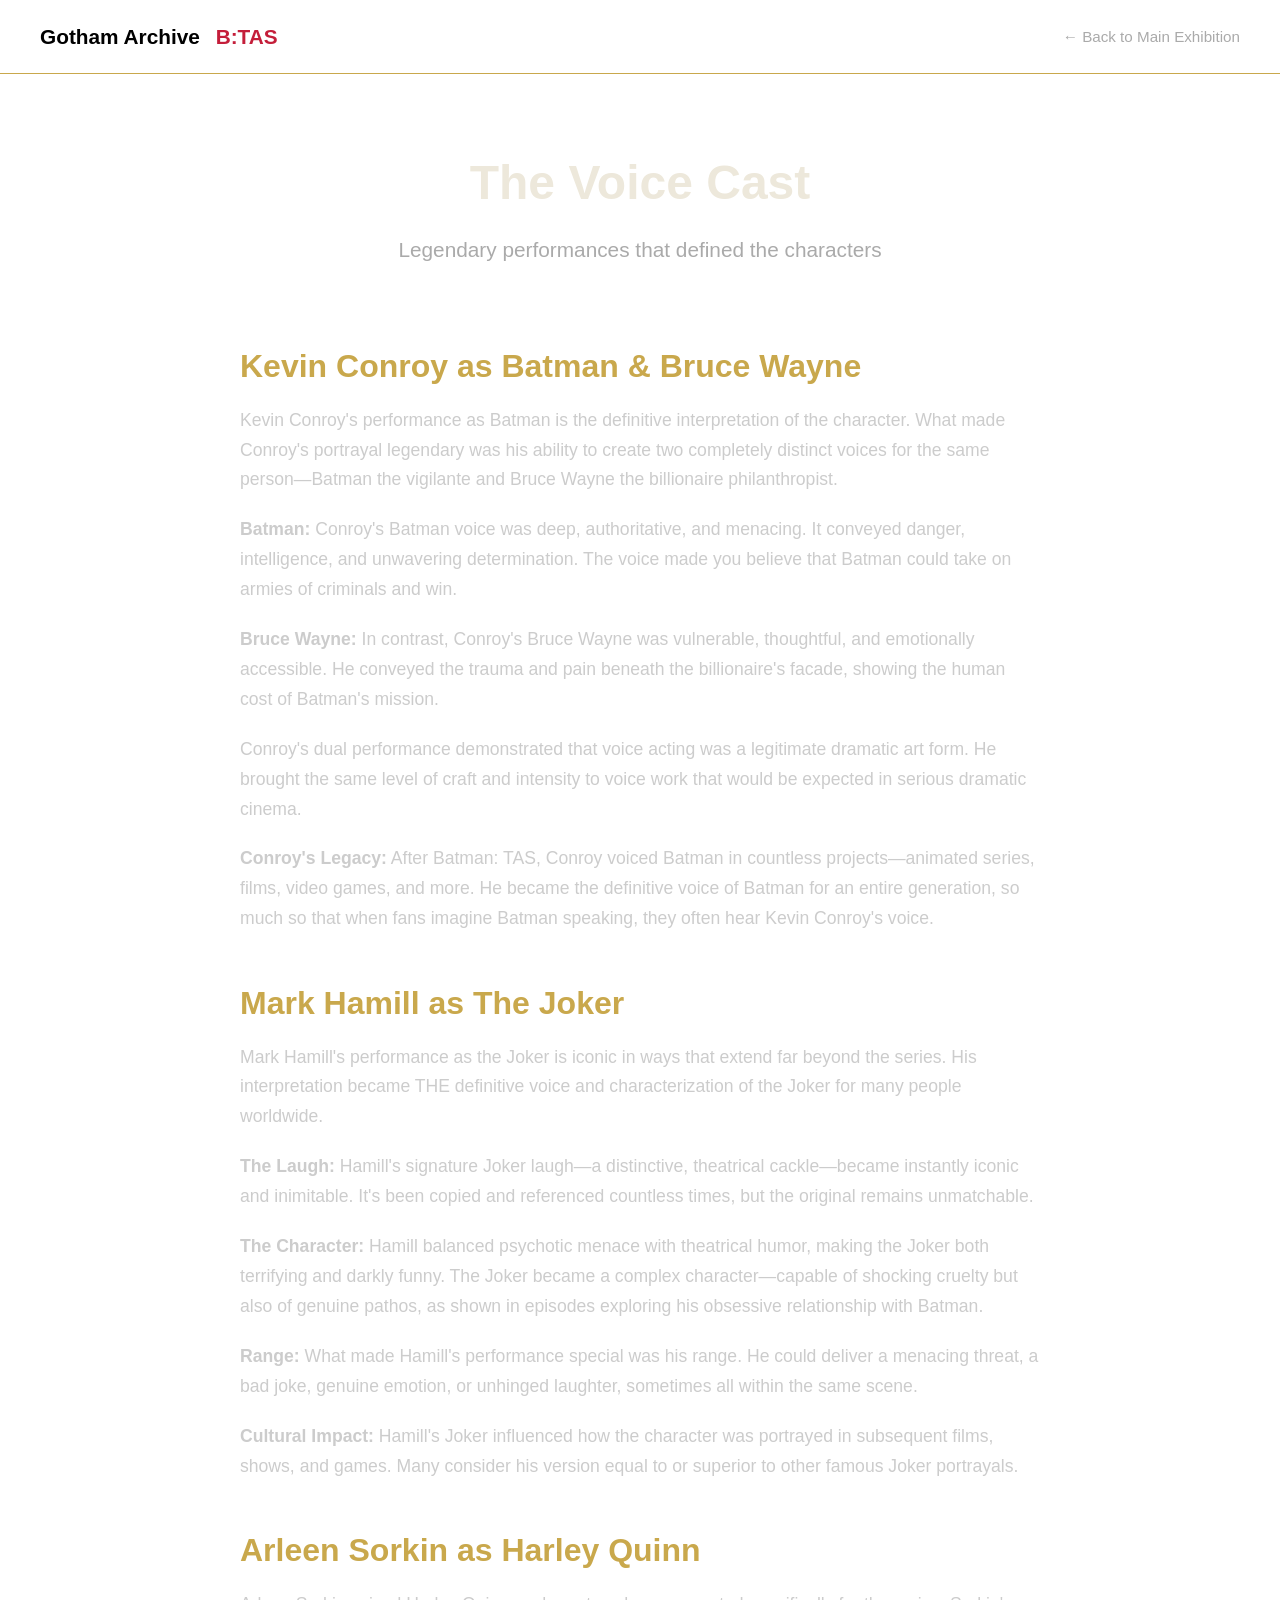
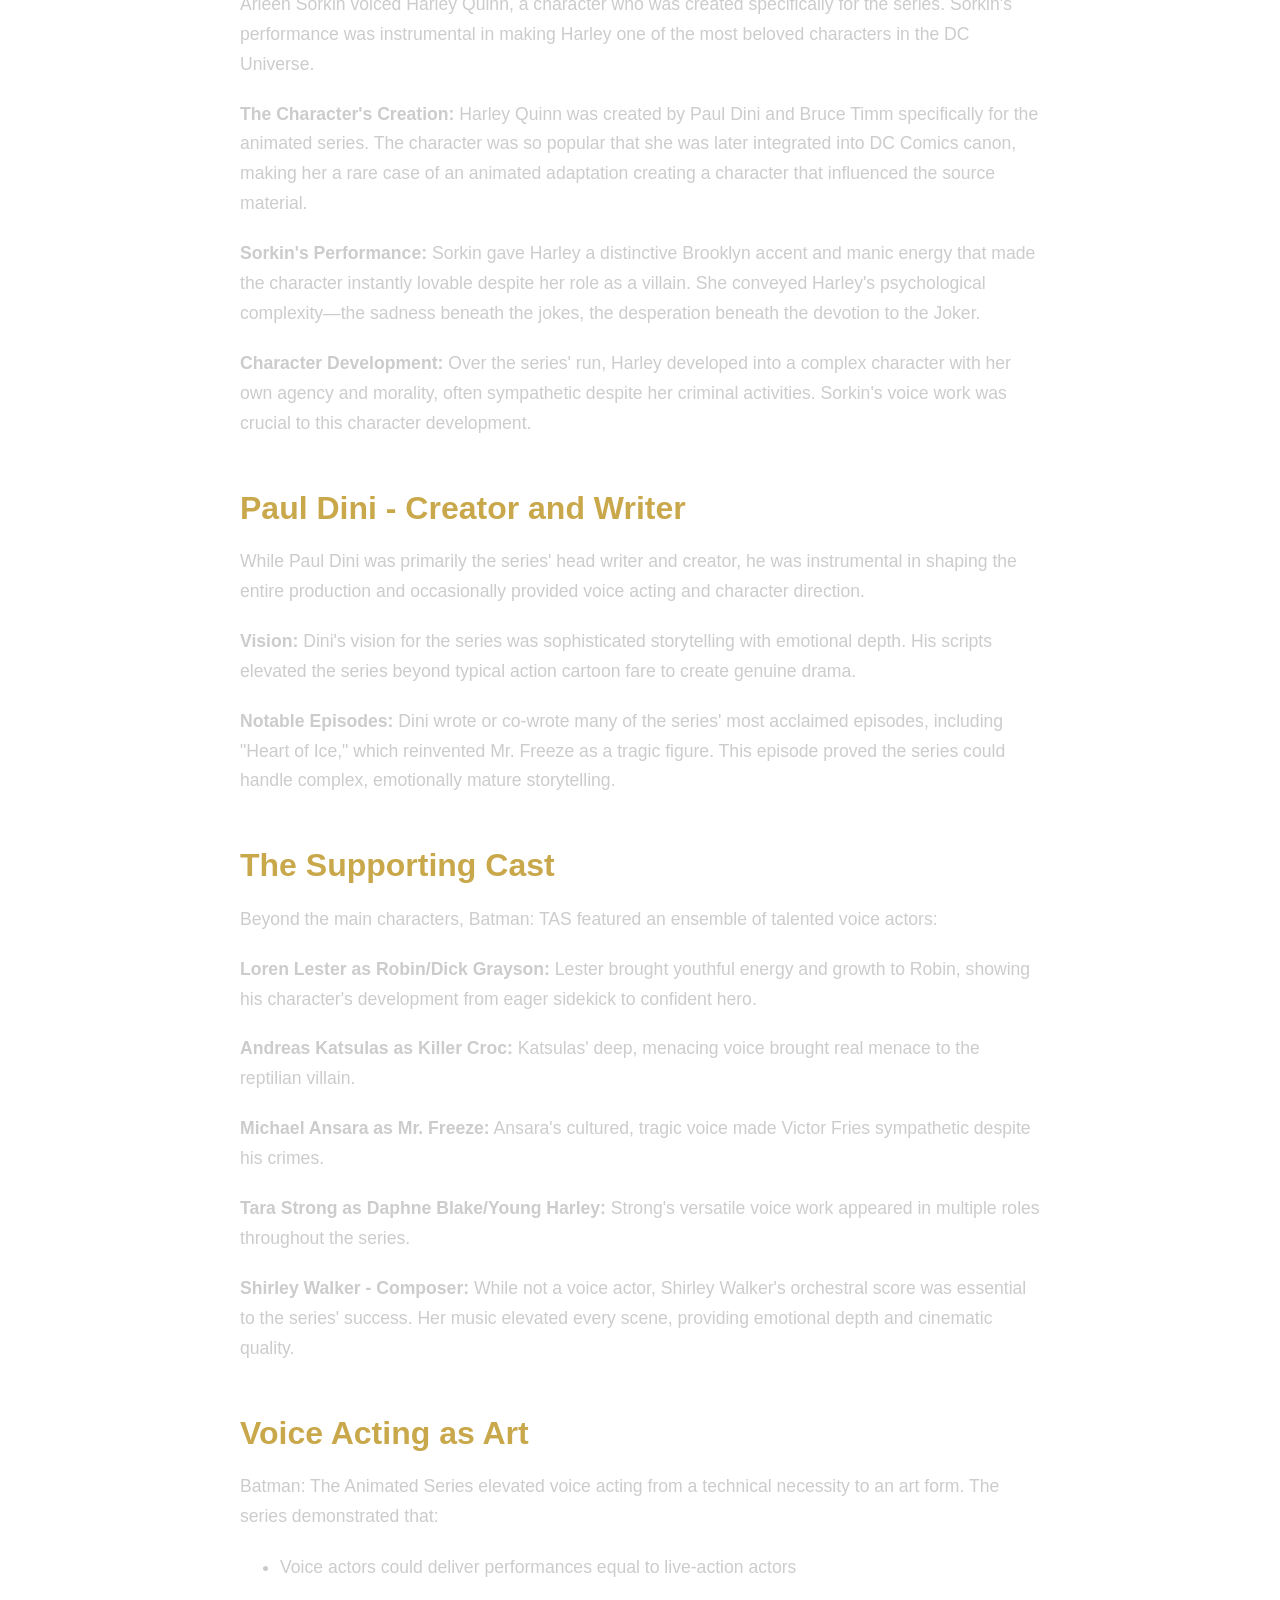
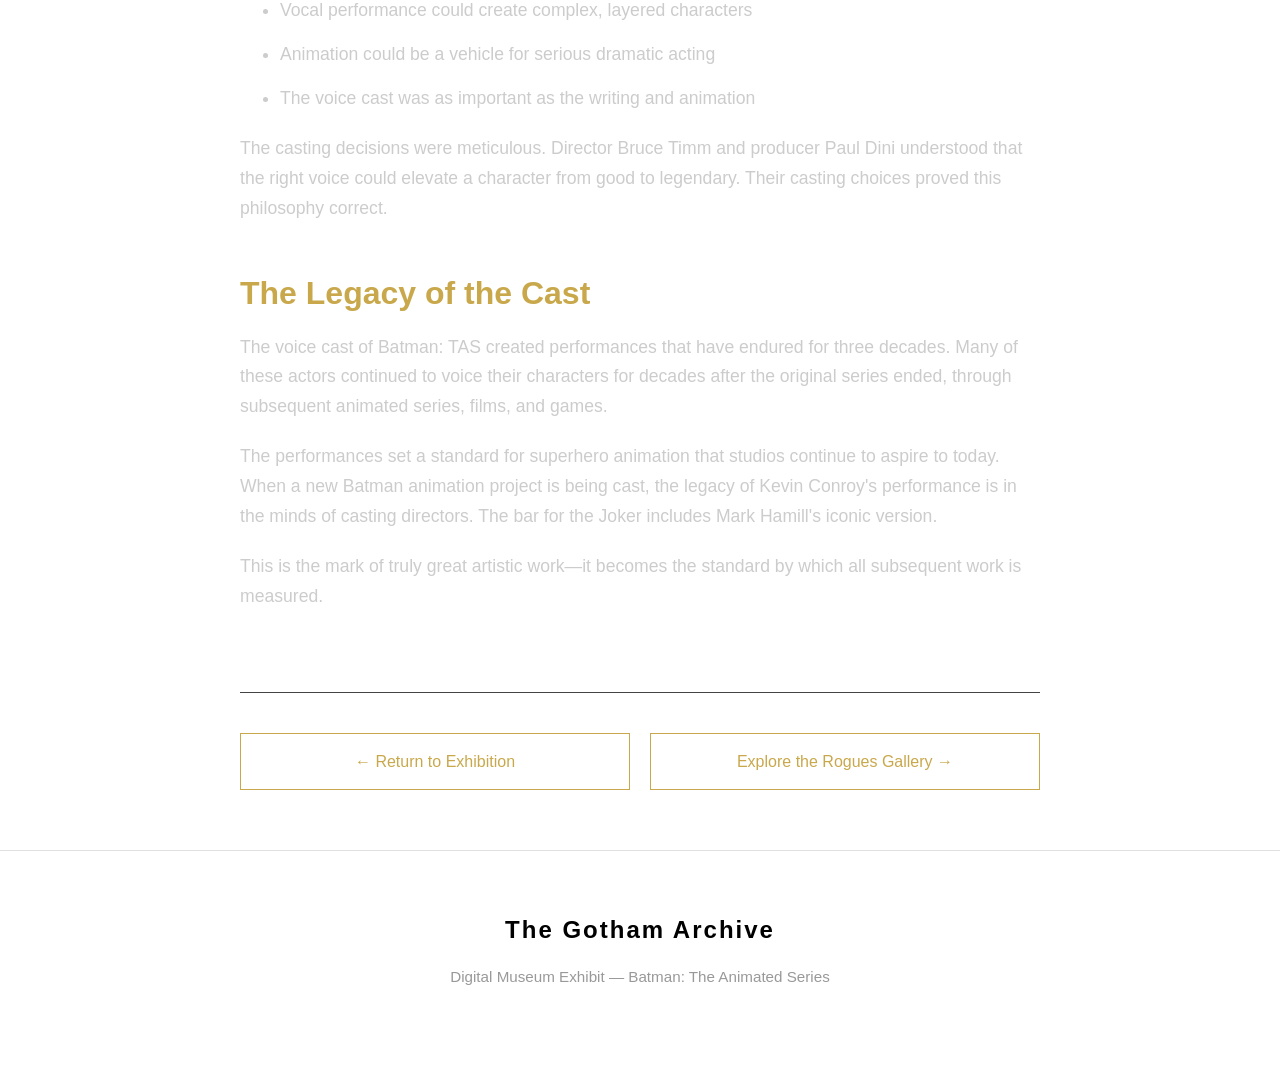
<file: details/cast.html>
<!DOCTYPE html>
<html lang="en">
<head>
  <meta charset="UTF-8"/>
  <meta name="viewport" content="width=device-width, initial-scale=1.0"/>
  <title>Voice Cast — Gotham Archive</title>
  <link rel="stylesheet" href="../styles.css">
  <link href="https://fonts.googleapis.com/css2?family=Cormorant+Garamond:wght@400;600;700&family=IBM+Plex+Mono:wght@400;600&display=swap" rel="stylesheet">
</head>
<body>

<!-- Navigation -->
<nav class="navbar">
  <div class="nav-logo">Gotham Archive <span>B:TAS</span></div>
  <ul class="nav-rooms">
    <li><a href="../#voice">← Back to Main Exhibition</a></li>
  </ul>
</nav>

<!-- Detail Page -->
<section class="detail-page">
  <div class="detail-wrap">
    <div class="page-header">
      <h1 class="page-title">The Voice Cast</h1>
      <p class="page-subtitle">Legendary performances that defined the characters</p>
    </div>
    
    <article class="article-content scroll-fade-in">
      <h2 id="kevin-conroy">Kevin Conroy as Batman & Bruce Wayne</h2>
      <p>Kevin Conroy's performance as Batman is the definitive interpretation of the character. What made Conroy's portrayal legendary was his ability to create two completely distinct voices for the same person—Batman the vigilante and Bruce Wayne the billionaire philanthropist.</p>

      <p><strong>Batman:</strong> Conroy's Batman voice was deep, authoritative, and menacing. It conveyed danger, intelligence, and unwavering determination. The voice made you believe that Batman could take on armies of criminals and win.</p>

      <p><strong>Bruce Wayne:</strong> In contrast, Conroy's Bruce Wayne was vulnerable, thoughtful, and emotionally accessible. He conveyed the trauma and pain beneath the billionaire's facade, showing the human cost of Batman's mission.</p>

      <p>Conroy's dual performance demonstrated that voice acting was a legitimate dramatic art form. He brought the same level of craft and intensity to voice work that would be expected in serious dramatic cinema.</p>

      <p><strong>Conroy's Legacy:</strong> After Batman: TAS, Conroy voiced Batman in countless projects—animated series, films, video games, and more. He became the definitive voice of Batman for an entire generation, so much so that when fans imagine Batman speaking, they often hear Kevin Conroy's voice.</p>

      <h2>Mark Hamill as The Joker</h2>
      <p>Mark Hamill's performance as the Joker is iconic in ways that extend far beyond the series. His interpretation became THE definitive voice and characterization of the Joker for many people worldwide.</p>

      <p><strong>The Laugh:</strong> Hamill's signature Joker laugh—a distinctive, theatrical cackle—became instantly iconic and inimitable. It's been copied and referenced countless times, but the original remains unmatchable.</p>

      <p><strong>The Character:</strong> Hamill balanced psychotic menace with theatrical humor, making the Joker both terrifying and darkly funny. The Joker became a complex character—capable of shocking cruelty but also of genuine pathos, as shown in episodes exploring his obsessive relationship with Batman.</p>

      <p><strong>Range:</strong> What made Hamill's performance special was his range. He could deliver a menacing threat, a bad joke, genuine emotion, or unhinged laughter, sometimes all within the same scene.</p>

      <p><strong>Cultural Impact:</strong> Hamill's Joker influenced how the character was portrayed in subsequent films, shows, and games. Many consider his version equal to or superior to other famous Joker portrayals.</p>

      <h2>Arleen Sorkin as Harley Quinn</h2>
      <p>Arleen Sorkin voiced Harley Quinn, a character who was created specifically for the series. Sorkin's performance was instrumental in making Harley one of the most beloved characters in the DC Universe.</p>

      <p><strong>The Character's Creation:</strong> Harley Quinn was created by Paul Dini and Bruce Timm specifically for the animated series. The character was so popular that she was later integrated into DC Comics canon, making her a rare case of an animated adaptation creating a character that influenced the source material.</p>

      <p><strong>Sorkin's Performance:</strong> Sorkin gave Harley a distinctive Brooklyn accent and manic energy that made the character instantly lovable despite her role as a villain. She conveyed Harley's psychological complexity—the sadness beneath the jokes, the desperation beneath the devotion to the Joker.</p>

      <p><strong>Character Development:</strong> Over the series' run, Harley developed into a complex character with her own agency and morality, often sympathetic despite her criminal activities. Sorkin's voice work was crucial to this character development.</p>

      <h2>Paul Dini - Creator and Writer</h2>
      <p>While Paul Dini was primarily the series' head writer and creator, he was instrumental in shaping the entire production and occasionally provided voice acting and character direction.</p>

      <p><strong>Vision:</strong> Dini's vision for the series was sophisticated storytelling with emotional depth. His scripts elevated the series beyond typical action cartoon fare to create genuine drama.</p>

      <p><strong>Notable Episodes:</strong> Dini wrote or co-wrote many of the series' most acclaimed episodes, including "Heart of Ice," which reinvented Mr. Freeze as a tragic figure. This episode proved the series could handle complex, emotionally mature storytelling.</p>

      <h2>The Supporting Cast</h2>
      <p>Beyond the main characters, Batman: TAS featured an ensemble of talented voice actors:</p>

      <p><strong>Loren Lester as Robin/Dick Grayson:</strong> Lester brought youthful energy and growth to Robin, showing his character's development from eager sidekick to confident hero.</p>

      <p><strong>Andreas Katsulas as Killer Croc:</strong> Katsulas' deep, menacing voice brought real menace to the reptilian villain.</p>

      <p><strong>Michael Ansara as Mr. Freeze:</strong> Ansara's cultured, tragic voice made Victor Fries sympathetic despite his crimes.</p>

      <p><strong>Tara Strong as Daphne Blake/Young Harley:</strong> Strong's versatile voice work appeared in multiple roles throughout the series.</p>

      <p><strong>Shirley Walker - Composer:</strong> While not a voice actor, Shirley Walker's orchestral score was essential to the series' success. Her music elevated every scene, providing emotional depth and cinematic quality.</p>

      <h2>Voice Acting as Art</h2>
      <p>Batman: The Animated Series elevated voice acting from a technical necessity to an art form. The series demonstrated that:</p>

      <ul style="color: #ccc; margin: 20px 0; line-height: 1.8;">
        <li>Voice actors could deliver performances equal to live-action actors</li>
        <li>Vocal performance could create complex, layered characters</li>
        <li>Animation could be a vehicle for serious dramatic acting</li>
        <li>The voice cast was as important as the writing and animation</li>
      </ul>

      <p>The casting decisions were meticulous. Director Bruce Timm and producer Paul Dini understood that the right voice could elevate a character from good to legendary. Their casting choices proved this philosophy correct.</p>

      <h2>The Legacy of the Cast</h2>
      <p>The voice cast of Batman: TAS created performances that have endured for three decades. Many of these actors continued to voice their characters for decades after the original series ended, through subsequent animated series, films, and games.</p>

      <p>The performances set a standard for superhero animation that studios continue to aspire to today. When a new Batman animation project is being cast, the legacy of Kevin Conroy's performance is in the minds of casting directors. The bar for the Joker includes Mark Hamill's iconic version.</p>

      <p>This is the mark of truly great artistic work—it becomes the standard by which all subsequent work is measured.</p>
    </article>

    <div class="article-nav scroll-fade-in">
      <a href="../#voice">← Return to Exhibition</a>
      <a href="villains.html">Explore the Rogues Gallery →</a>
    </div>
  </div>
</section>

<!-- Footer -->
<footer class="footer">
  <div class="footer-logo">The Gotham Archive</div>
  <div class="footer-meta">Digital Museum Exhibit — Batman: The Animated Series</div>
</footer>

<style>
.detail-page {
  padding: 60px 20px;
  min-height: 100vh;
}

.detail-wrap {
  max-width: 800px;
  margin: 0 auto;
}

.page-header {
  text-align: center;
  margin-bottom: 80px;
}

.page-title {
  font-size: 3rem;
  color: #EDE8DB;
  margin: 20px 0;
}

.page-subtitle {
  font-size: 1.3rem;
  color: #aaa;
}

.article-content {
  color: #ccc;
  line-height: 1.9;
  font-size: 1.1rem;
}

.article-content h2 {
  color: #C9A84C;
  font-size: 2rem;
  margin-top: 50px;
  margin-bottom: 20px;
}

.article-content p {
  margin: 20px 0;
}

.article-content ul {
  margin: 20px 0;
}

.article-content ul li {
  margin: 12px 0;
}

.article-nav {
  margin-top: 80px;
  padding-top: 40px;
  border-top: 1px solid #444;
  display: flex;
  justify-content: space-between;
  gap: 20px;
}

.article-nav a {
  flex: 1;
  padding: 15px 20px;
  text-align: center;
  border: 1px solid #C9A84C;
  color: #C9A84C;
  transition: 0.3s ease;
}

.article-nav a:hover {
  background: #C9A84C;
  color: #030306;
}

@media (max-width: 768px) {
  .page-title {
    font-size: 2rem;
  }
  
  .article-nav {
    flex-direction: column;
  }
}
</style>

<script src="../script.js"></script>
</body>
</html>
</file>
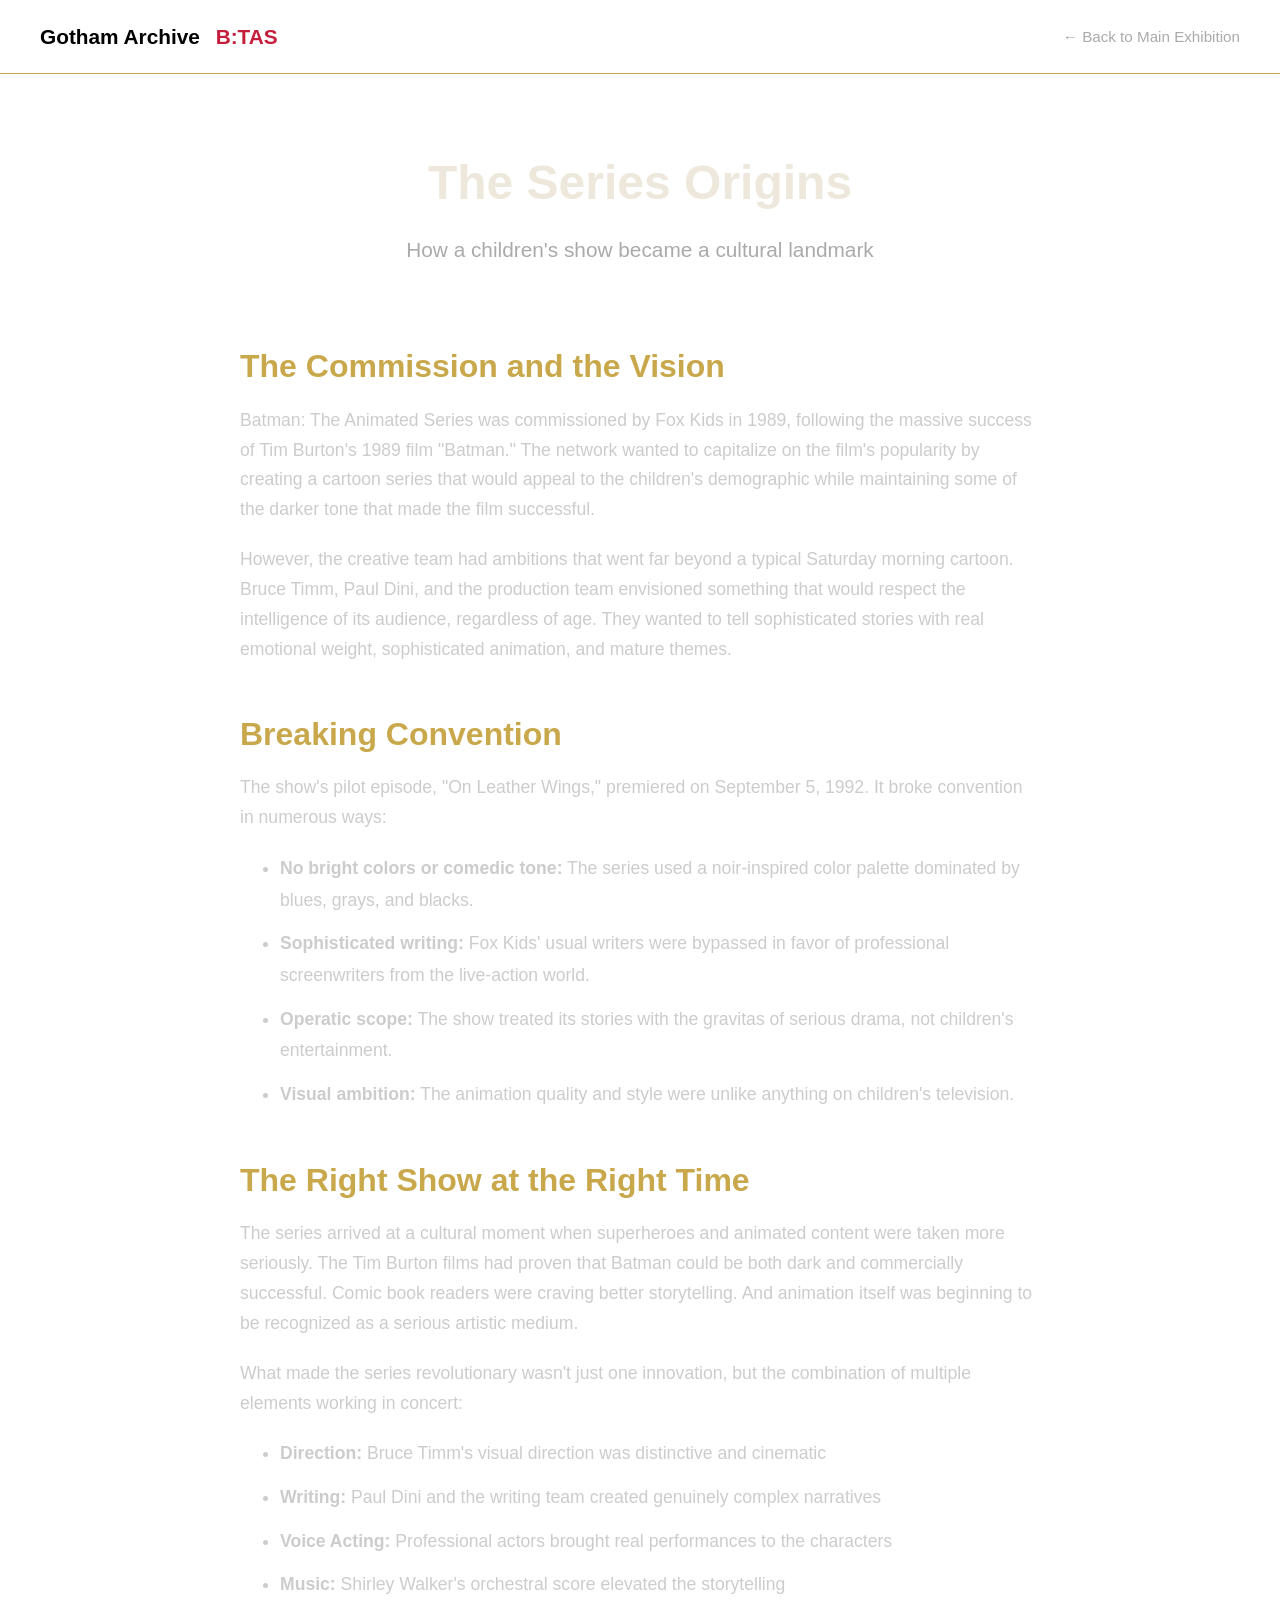
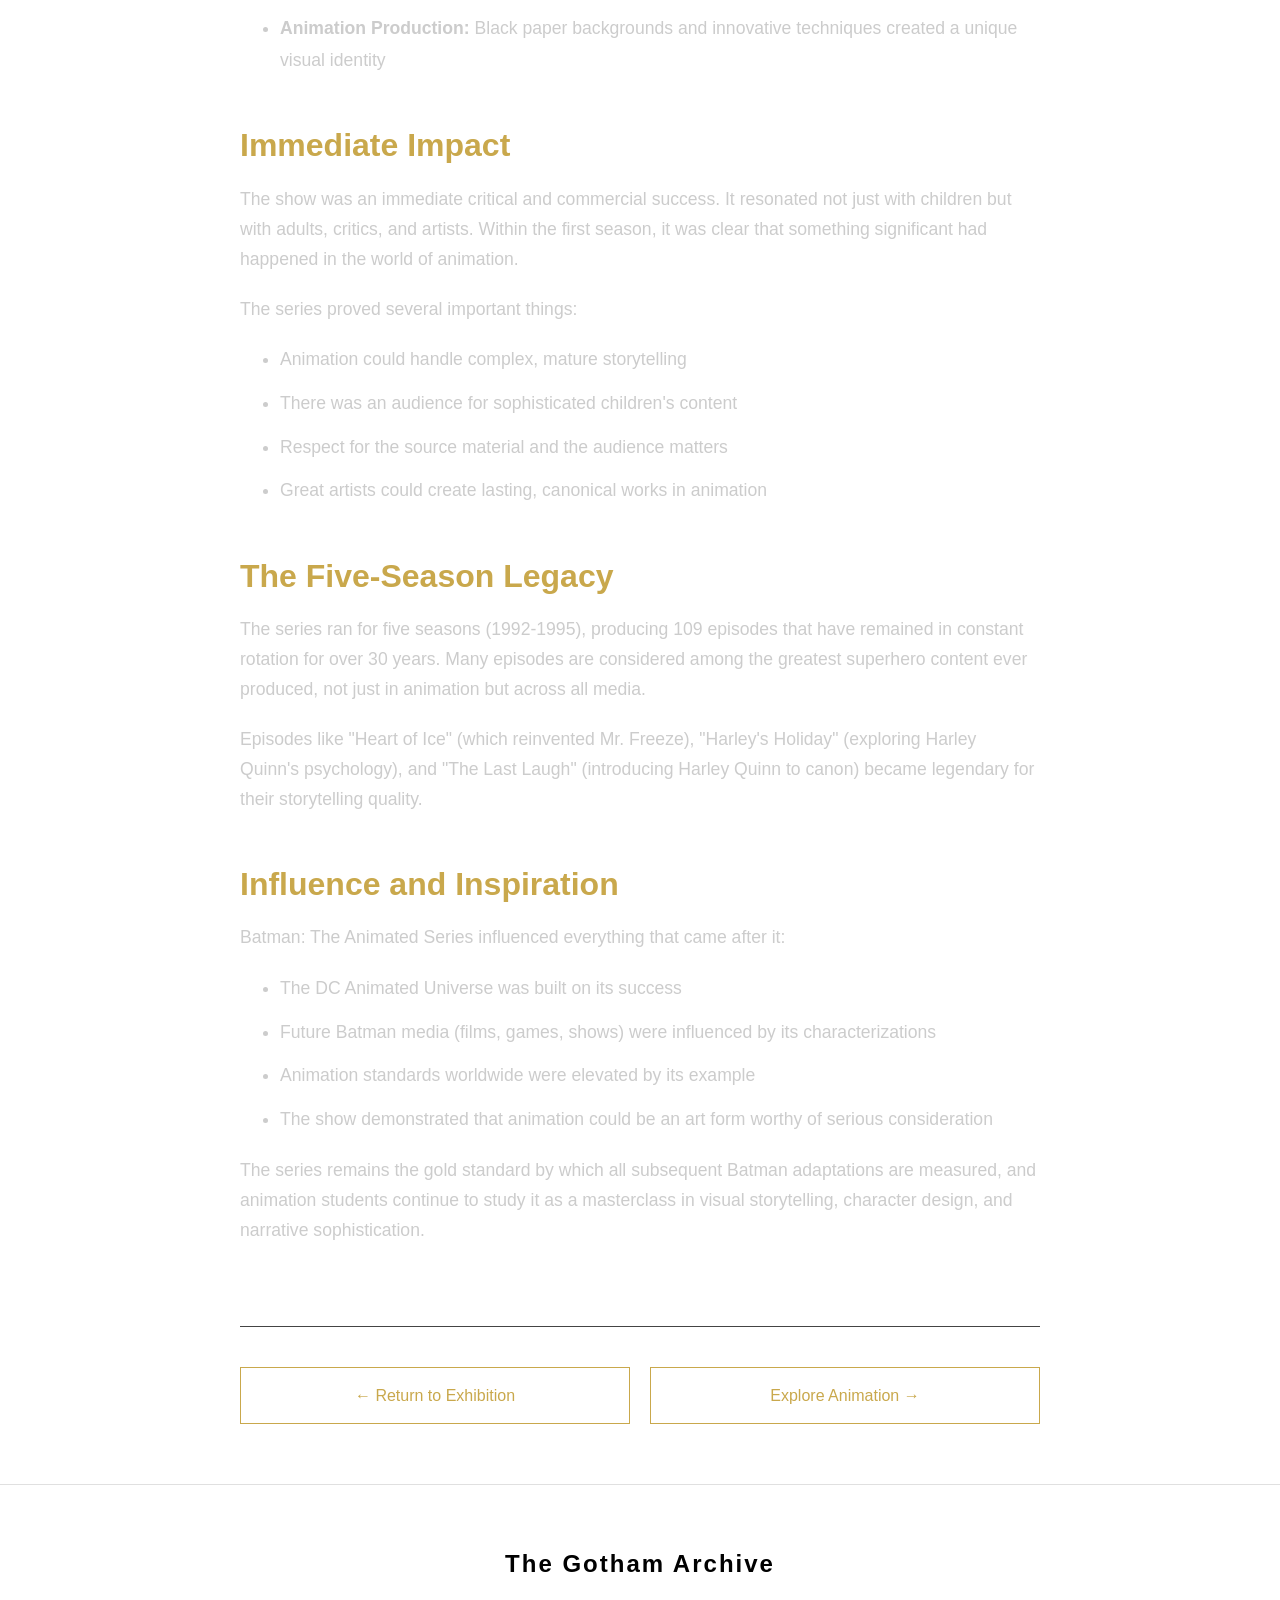
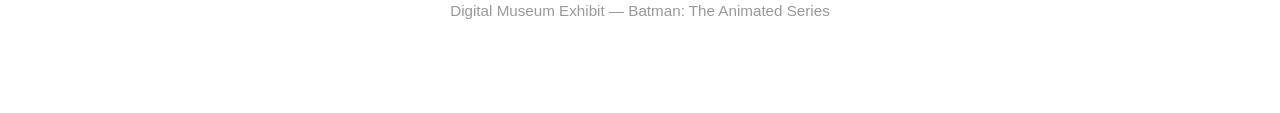
<file: details/origins.html>
<!DOCTYPE html>
<html lang="en">
<head>
  <meta charset="UTF-8"/>
  <meta name="viewport" content="width=device-width, initial-scale=1.0"/>
  <title>The Series Origins — Gotham Archive</title>
  <link rel="stylesheet" href="../styles.css">
  <link href="https://fonts.googleapis.com/css2?family=Cormorant+Garamond:wght@400;600;700&family=IBM+Plex+Mono:wght@400;600&display=swap" rel="stylesheet">
</head>
<body>

<!-- Navigation -->
<nav class="navbar">
  <div class="nav-logo">Gotham Archive <span>B:TAS</span></div>
  <ul class="nav-rooms">
    <li><a href="../#origins">← Back to Main Exhibition</a></li>
  </ul>
</nav>

<!-- Detail Page -->
<section class="detail-page">
  <div class="detail-wrap">
    <div class="page-header">
      <h1 class="page-title">The Series Origins</h1>
      <p class="page-subtitle">How a children's show became a cultural landmark</p>
    </div>
    
    <article class="article-content scroll-fade-in">
      <h2>The Commission and the Vision</h2>
      <p>Batman: The Animated Series was commissioned by Fox Kids in 1989, following the massive success of Tim Burton's 1989 film "Batman." The network wanted to capitalize on the film's popularity by creating a cartoon series that would appeal to the children's demographic while maintaining some of the darker tone that made the film successful.</p>
      
      <p>However, the creative team had ambitions that went far beyond a typical Saturday morning cartoon. Bruce Timm, Paul Dini, and the production team envisioned something that would respect the intelligence of its audience, regardless of age. They wanted to tell sophisticated stories with real emotional weight, sophisticated animation, and mature themes.</p>

      <h2>Breaking Convention</h2>
      <p>The show's pilot episode, "On Leather Wings," premiered on September 5, 1992. It broke convention in numerous ways:</p>
      <ul style="color: #ccc; margin: 20px 0; line-height: 1.8;">
        <li><strong>No bright colors or comedic tone:</strong> The series used a noir-inspired color palette dominated by blues, grays, and blacks.</li>
        <li><strong>Sophisticated writing:</strong> Fox Kids' usual writers were bypassed in favor of professional screenwriters from the live-action world.</li>
        <li><strong>Operatic scope:</strong> The show treated its stories with the gravitas of serious drama, not children's entertainment.</li>
        <li><strong>Visual ambition:</strong> The animation quality and style were unlike anything on children's television.</li>
      </ul>

      <h2>The Right Show at the Right Time</h2>
      <p>The series arrived at a cultural moment when superheroes and animated content were taken more seriously. The Tim Burton films had proven that Batman could be both dark and commercially successful. Comic book readers were craving better storytelling. And animation itself was beginning to be recognized as a serious artistic medium.</p>

      <p>What made the series revolutionary wasn't just one innovation, but the combination of multiple elements working in concert:</p>
      <ul style="color: #ccc; margin: 20px 0; line-height: 1.8;">
        <li><strong>Direction:</strong> Bruce Timm's visual direction was distinctive and cinematic</li>
        <li><strong>Writing:</strong> Paul Dini and the writing team created genuinely complex narratives</li>
        <li><strong>Voice Acting:</strong> Professional actors brought real performances to the characters</li>
        <li><strong>Music:</strong> Shirley Walker's orchestral score elevated the storytelling</li>
        <li><strong>Animation Production:</strong> Black paper backgrounds and innovative techniques created a unique visual identity</li>
      </ul>

      <h2>Immediate Impact</h2>
      <p>The show was an immediate critical and commercial success. It resonated not just with children but with adults, critics, and artists. Within the first season, it was clear that something significant had happened in the world of animation.</p>

      <p>The series proved several important things:</p>
      <ul style="color: #ccc; margin: 20px 0; line-height: 1.8;">
        <li>Animation could handle complex, mature storytelling</li>
        <li>There was an audience for sophisticated children's content</li>
        <li>Respect for the source material and the audience matters</li>
        <li>Great artists could create lasting, canonical works in animation</li>
      </ul>

      <h2>The Five-Season Legacy</h2>
      <p>The series ran for five seasons (1992-1995), producing 109 episodes that have remained in constant rotation for over 30 years. Many episodes are considered among the greatest superhero content ever produced, not just in animation but across all media.</p>

      <p>Episodes like "Heart of Ice" (which reinvented Mr. Freeze), "Harley's Holiday" (exploring Harley Quinn's psychology), and "The Last Laugh" (introducing Harley Quinn to canon) became legendary for their storytelling quality.</p>

      <h2>Influence and Inspiration</h2>
      <p>Batman: The Animated Series influenced everything that came after it:</p>
      <ul style="color: #ccc; margin: 20px 0; line-height: 1.8;">
        <li>The DC Animated Universe was built on its success</li>
        <li>Future Batman media (films, games, shows) were influenced by its characterizations</li>
        <li>Animation standards worldwide were elevated by its example</li>
        <li>The show demonstrated that animation could be an art form worthy of serious consideration</li>
      </ul>

      <p>The series remains the gold standard by which all subsequent Batman adaptations are measured, and animation students continue to study it as a masterclass in visual storytelling, character design, and narrative sophistication.</p>
    </article>

    <div class="article-nav scroll-fade-in">
      <a href="../#origins">← Return to Exhibition</a>
      <a href="animation.html">Explore Animation →</a>
    </div>
  </div>
</section>

<!-- Footer -->
<footer class="footer">
  <div class="footer-logo">The Gotham Archive</div>
  <div class="footer-meta">Digital Museum Exhibit — Batman: The Animated Series</div>
</footer>

<style>
.detail-page {
  padding: 60px 20px;
  min-height: 100vh;
}

.detail-wrap {
  max-width: 800px;
  margin: 0 auto;
}

.page-header {
  text-align: center;
  margin-bottom: 80px;
}

.page-title {
  font-size: 3rem;
  color: #EDE8DB;
  margin: 20px 0;
}

.page-subtitle {
  font-size: 1.3rem;
  color: #aaa;
}

.article-content {
  color: #ccc;
  line-height: 1.9;
  font-size: 1.1rem;
}

.article-content h2 {
  color: #C9A84C;
  font-size: 2rem;
  margin-top: 50px;
  margin-bottom: 20px;
}

.article-content p {
  margin: 20px 0;
}

.article-content ul {
  margin: 20px 0;
}

.article-content ul li {
  margin: 12px 0;
}

.article-nav {
  margin-top: 80px;
  padding-top: 40px;
  border-top: 1px solid #444;
  display: flex;
  justify-content: space-between;
  gap: 20px;
}

.article-nav a {
  flex: 1;
  padding: 15px 20px;
  text-align: center;
  border: 1px solid #C9A84C;
  color: #C9A84C;
  transition: 0.3s ease;
}

.article-nav a:hover {
  background: #C9A84C;
  color: #030306;
}

@media (max-width: 768px) {
  .page-title {
    font-size: 2rem;
  }
  
  .article-nav {
    flex-direction: column;
  }
}
</style>

<script src="../script.js"></script>
</body>
</html>
</file>
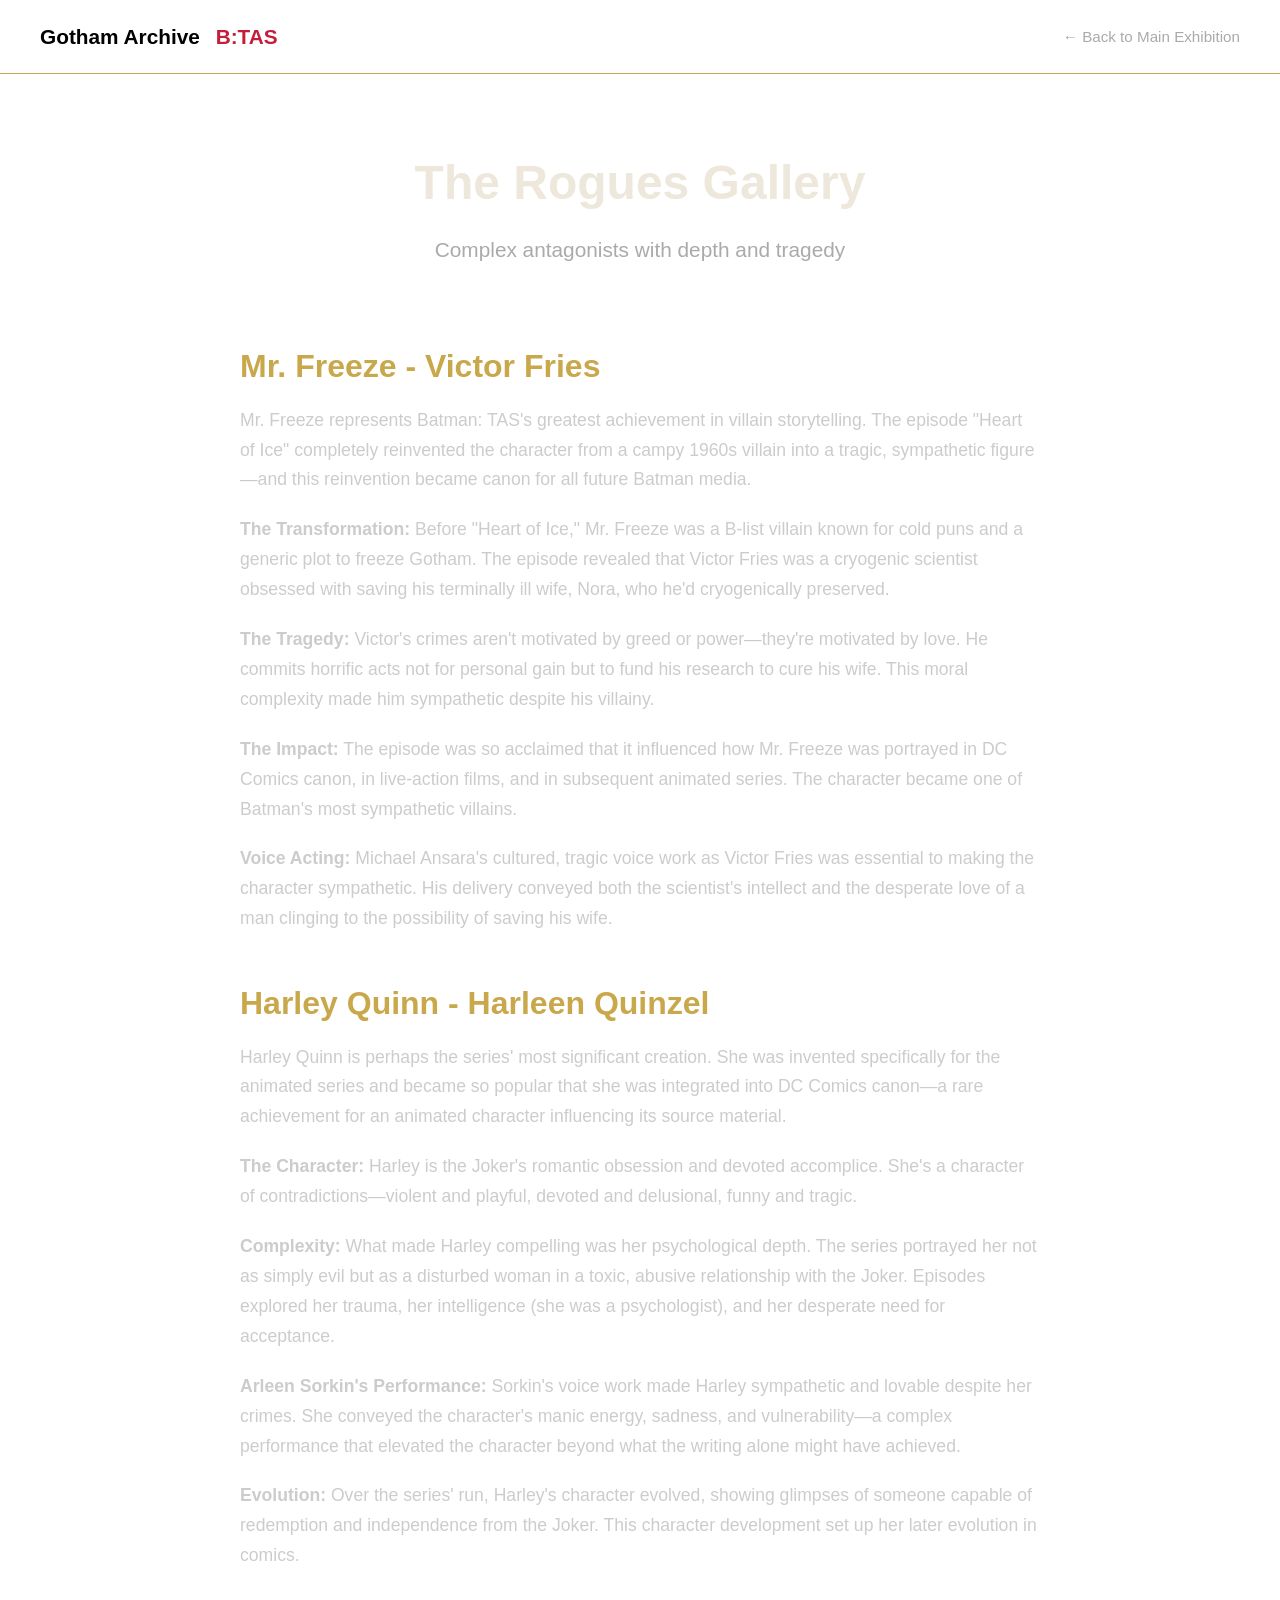
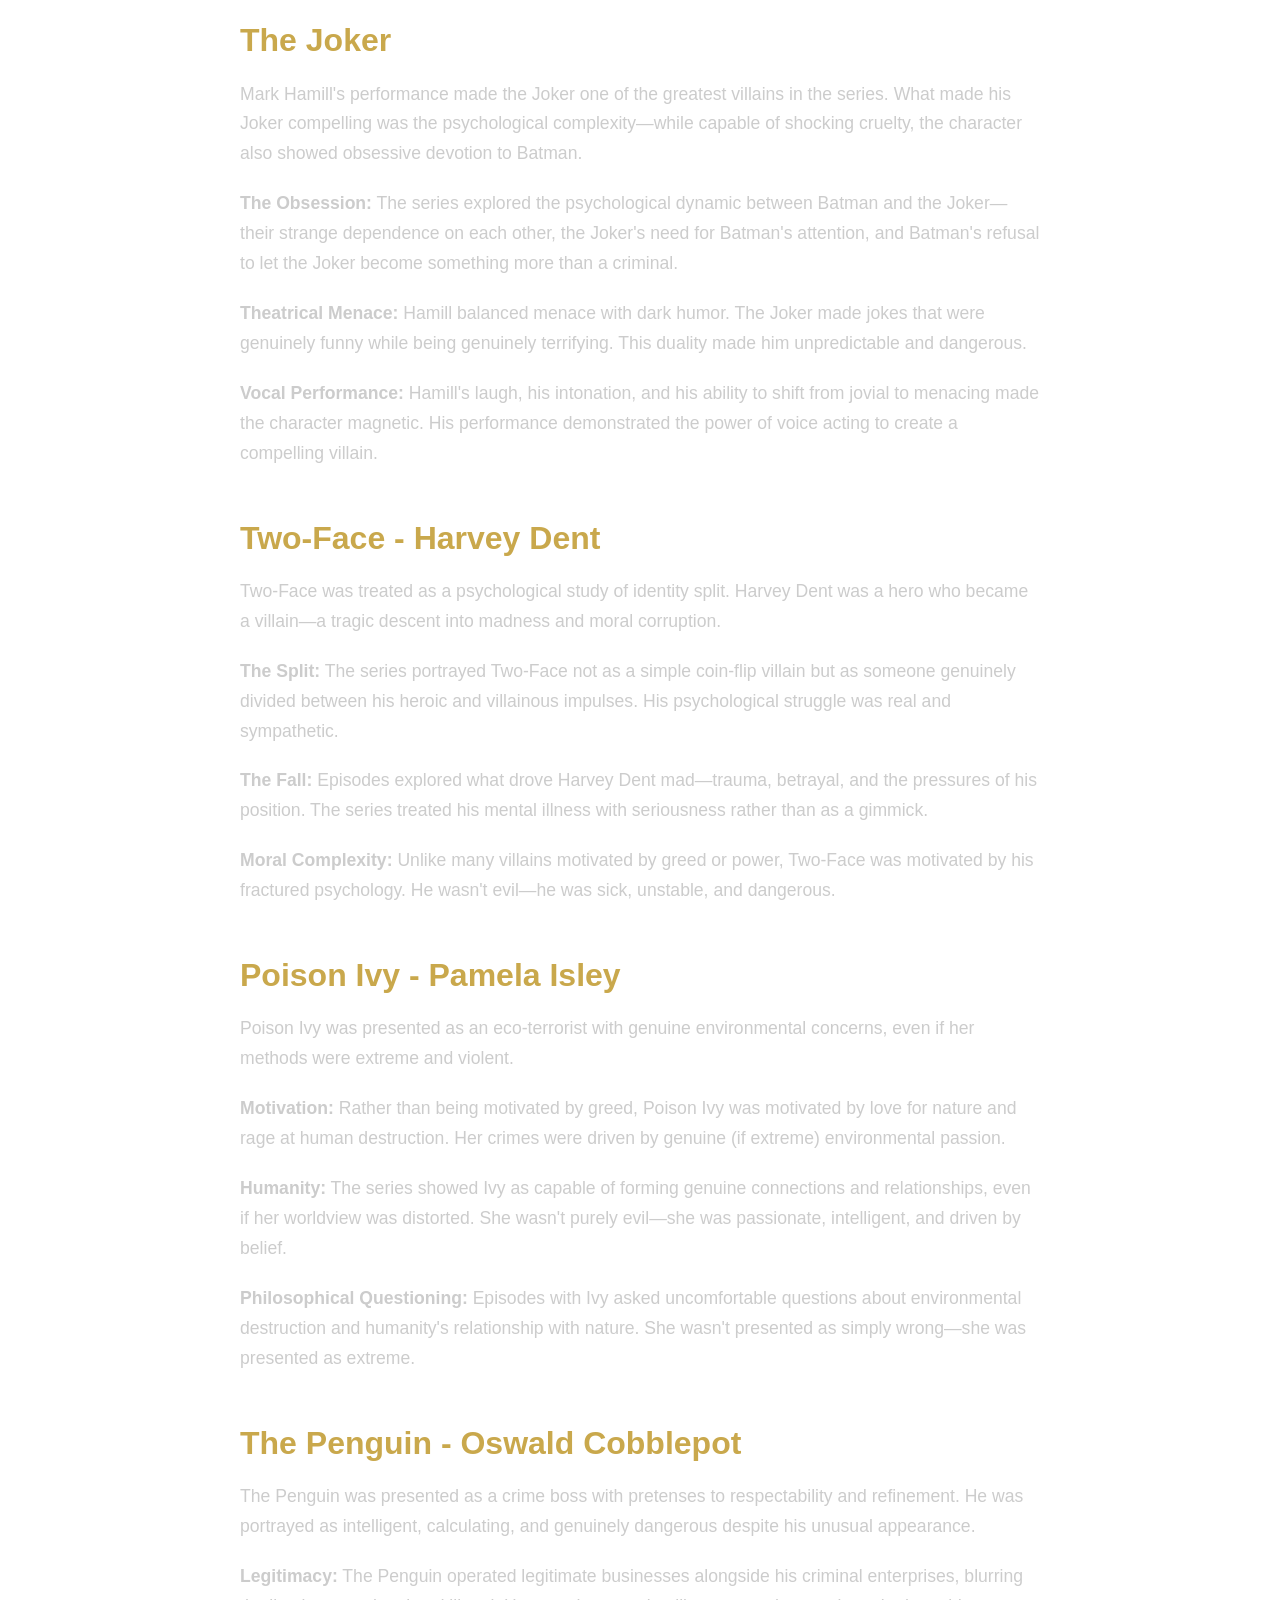
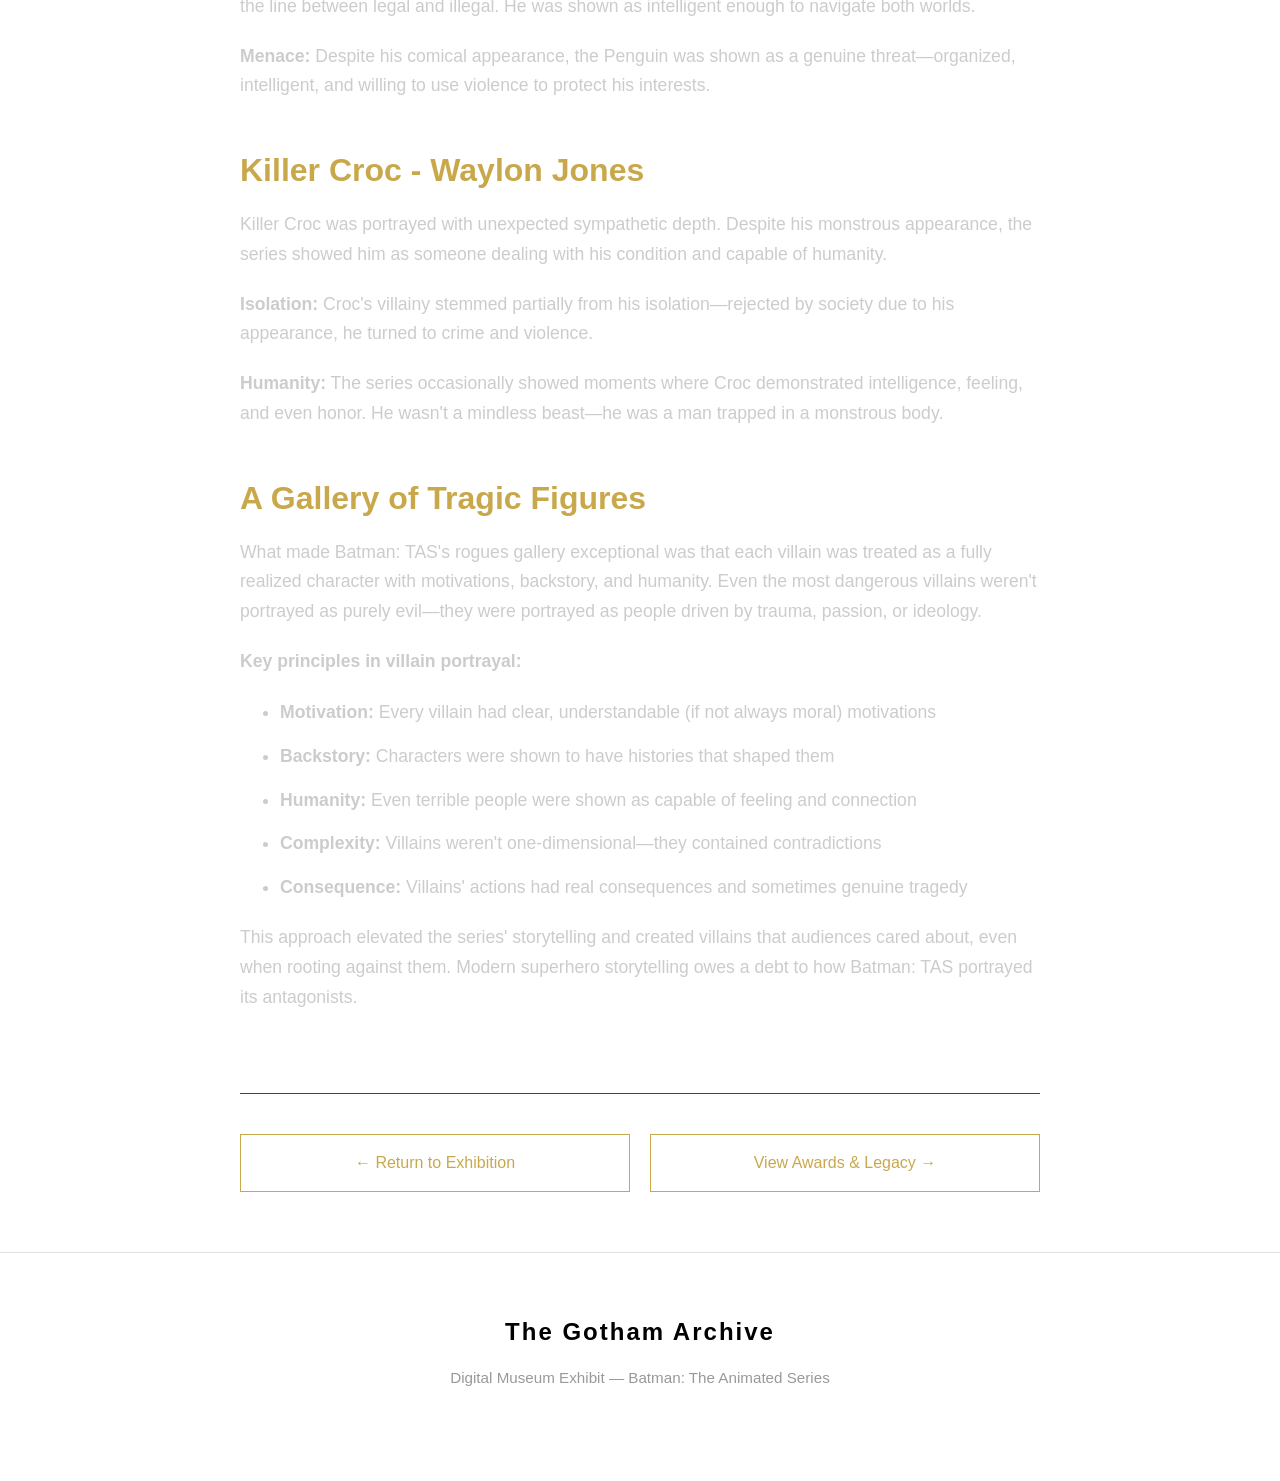
<file: details/villains.html>
<!DOCTYPE html>
<html lang="en">
<head>
  <meta charset="UTF-8"/>
  <meta name="viewport" content="width=device-width, initial-scale=1.0"/>
  <title>The Rogues Gallery — Gotham Archive</title>
  <link rel="stylesheet" href="../styles.css">
  <link href="https://fonts.googleapis.com/css2?family=Cormorant+Garamond:wght@400;600;700&family=IBM+Plex+Mono:wght@400;600&display=swap" rel="stylesheet">
</head>
<body>

<!-- Navigation -->
<nav class="navbar">
  <div class="nav-logo">Gotham Archive <span>B:TAS</span></div>
  <ul class="nav-rooms">
    <li><a href="../#rogues">← Back to Main Exhibition</a></li>
  </ul>
</nav>

<!-- Detail Page -->
<section class="detail-page">
  <div class="detail-wrap">
    <div class="page-header">
      <h1 class="page-title">The Rogues Gallery</h1>
      <p class="page-subtitle">Complex antagonists with depth and tragedy</p>
    </div>
    
    <article class="article-content scroll-fade-in">
      <h2 id="freeze">Mr. Freeze - Victor Fries</h2>
      <p>Mr. Freeze represents Batman: TAS's greatest achievement in villain storytelling. The episode "Heart of Ice" completely reinvented the character from a campy 1960s villain into a tragic, sympathetic figure—and this reinvention became canon for all future Batman media.</p>

      <p><strong>The Transformation:</strong> Before "Heart of Ice," Mr. Freeze was a B-list villain known for cold puns and a generic plot to freeze Gotham. The episode revealed that Victor Fries was a cryogenic scientist obsessed with saving his terminally ill wife, Nora, who he'd cryogenically preserved.</p>

      <p><strong>The Tragedy:</strong> Victor's crimes aren't motivated by greed or power—they're motivated by love. He commits horrific acts not for personal gain but to fund his research to cure his wife. This moral complexity made him sympathetic despite his villainy.</p>

      <p><strong>The Impact:</strong> The episode was so acclaimed that it influenced how Mr. Freeze was portrayed in DC Comics canon, in live-action films, and in subsequent animated series. The character became one of Batman's most sympathetic villains.</p>

      <p><strong>Voice Acting:</strong> Michael Ansara's cultured, tragic voice work as Victor Fries was essential to making the character sympathetic. His delivery conveyed both the scientist's intellect and the desperate love of a man clinging to the possibility of saving his wife.</p>

      <h2>Harley Quinn - Harleen Quinzel</h2>
      <p>Harley Quinn is perhaps the series' most significant creation. She was invented specifically for the animated series and became so popular that she was integrated into DC Comics canon—a rare achievement for an animated character influencing its source material.</p>

      <p><strong>The Character:</strong> Harley is the Joker's romantic obsession and devoted accomplice. She's a character of contradictions—violent and playful, devoted and delusional, funny and tragic.</p>

      <p><strong>Complexity:</strong> What made Harley compelling was her psychological depth. The series portrayed her not as simply evil but as a disturbed woman in a toxic, abusive relationship with the Joker. Episodes explored her trauma, her intelligence (she was a psychologist), and her desperate need for acceptance.</p>

      <p><strong>Arleen Sorkin's Performance:</strong> Sorkin's voice work made Harley sympathetic and lovable despite her crimes. She conveyed the character's manic energy, sadness, and vulnerability—a complex performance that elevated the character beyond what the writing alone might have achieved.</p>

      <p><strong>Evolution:</strong> Over the series' run, Harley's character evolved, showing glimpses of someone capable of redemption and independence from the Joker. This character development set up her later evolution in comics.</p>

      <h2>The Joker</h2>
      <p>Mark Hamill's performance made the Joker one of the greatest villains in the series. What made his Joker compelling was the psychological complexity—while capable of shocking cruelty, the character also showed obsessive devotion to Batman.</p>

      <p><strong>The Obsession:</strong> The series explored the psychological dynamic between Batman and the Joker—their strange dependence on each other, the Joker's need for Batman's attention, and Batman's refusal to let the Joker become something more than a criminal.</p>

      <p><strong>Theatrical Menace:</strong> Hamill balanced menace with dark humor. The Joker made jokes that were genuinely funny while being genuinely terrifying. This duality made him unpredictable and dangerous.</p>

      <p><strong>Vocal Performance:</strong> Hamill's laugh, his intonation, and his ability to shift from jovial to menacing made the character magnetic. His performance demonstrated the power of voice acting to create a compelling villain.</p>

      <h2>Two-Face - Harvey Dent</h2>
      <p>Two-Face was treated as a psychological study of identity split. Harvey Dent was a hero who became a villain—a tragic descent into madness and moral corruption.</p>

      <p><strong>The Split:</strong> The series portrayed Two-Face not as a simple coin-flip villain but as someone genuinely divided between his heroic and villainous impulses. His psychological struggle was real and sympathetic.</p>

      <p><strong>The Fall:</strong> Episodes explored what drove Harvey Dent mad—trauma, betrayal, and the pressures of his position. The series treated his mental illness with seriousness rather than as a gimmick.</p>

      <p><strong>Moral Complexity:</strong> Unlike many villains motivated by greed or power, Two-Face was motivated by his fractured psychology. He wasn't evil—he was sick, unstable, and dangerous.</p>

      <h2>Poison Ivy - Pamela Isley</h2>
      <p>Poison Ivy was presented as an eco-terrorist with genuine environmental concerns, even if her methods were extreme and violent.</p>

      <p><strong>Motivation:</strong> Rather than being motivated by greed, Poison Ivy was motivated by love for nature and rage at human destruction. Her crimes were driven by genuine (if extreme) environmental passion.</p>

      <p><strong>Humanity:</strong> The series showed Ivy as capable of forming genuine connections and relationships, even if her worldview was distorted. She wasn't purely evil—she was passionate, intelligent, and driven by belief.</p>

      <p><strong>Philosophical Questioning:</strong> Episodes with Ivy asked uncomfortable questions about environmental destruction and humanity's relationship with nature. She wasn't presented as simply wrong—she was presented as extreme.</p>

      <h2>The Penguin - Oswald Cobblepot</h2>
      <p>The Penguin was presented as a crime boss with pretenses to respectability and refinement. He was portrayed as intelligent, calculating, and genuinely dangerous despite his unusual appearance.</p>

      <p><strong>Legitimacy:</strong> The Penguin operated legitimate businesses alongside his criminal enterprises, blurring the line between legal and illegal. He was shown as intelligent enough to navigate both worlds.</p>

      <p><strong>Menace:</strong> Despite his comical appearance, the Penguin was shown as a genuine threat—organized, intelligent, and willing to use violence to protect his interests.</p>

      <h2>Killer Croc - Waylon Jones</h2>
      <p>Killer Croc was portrayed with unexpected sympathetic depth. Despite his monstrous appearance, the series showed him as someone dealing with his condition and capable of humanity.</p>

      <p><strong>Isolation:</strong> Croc's villainy stemmed partially from his isolation—rejected by society due to his appearance, he turned to crime and violence.</p>

      <p><strong>Humanity:</strong> The series occasionally showed moments where Croc demonstrated intelligence, feeling, and even honor. He wasn't a mindless beast—he was a man trapped in a monstrous body.</p>

      <h2>A Gallery of Tragic Figures</h2>
      <p>What made Batman: TAS's rogues gallery exceptional was that each villain was treated as a fully realized character with motivations, backstory, and humanity. Even the most dangerous villains weren't portrayed as purely evil—they were portrayed as people driven by trauma, passion, or ideology.</p>

      <p><strong>Key principles in villain portrayal:</strong></p>
      <ul style="color: #ccc; margin: 20px 0; line-height: 1.8;">
        <li><strong>Motivation:</strong> Every villain had clear, understandable (if not always moral) motivations</li>
        <li><strong>Backstory:</strong> Characters were shown to have histories that shaped them</li>
        <li><strong>Humanity:</strong> Even terrible people were shown as capable of feeling and connection</li>
        <li><strong>Complexity:</strong> Villains weren't one-dimensional—they contained contradictions</li>
        <li><strong>Consequence:</strong> Villains' actions had real consequences and sometimes genuine tragedy</li>
      </ul>

      <p>This approach elevated the series' storytelling and created villains that audiences cared about, even when rooting against them. Modern superhero storytelling owes a debt to how Batman: TAS portrayed its antagonists.</p>
    </article>

    <div class="article-nav scroll-fade-in">
      <a href="../#rogues">← Return to Exhibition</a>
      <a href="awards.html">View Awards & Legacy →</a>
    </div>
  </div>
</section>

<!-- Footer -->
<footer class="footer">
  <div class="footer-logo">The Gotham Archive</div>
  <div class="footer-meta">Digital Museum Exhibit — Batman: The Animated Series</div>
</footer>

<style>
.detail-page {
  padding: 60px 20px;
  min-height: 100vh;
}

.detail-wrap {
  max-width: 800px;
  margin: 0 auto;
}

.page-header {
  text-align: center;
  margin-bottom: 80px;
}

.page-title {
  font-size: 3rem;
  color: #EDE8DB;
  margin: 20px 0;
}

.page-subtitle {
  font-size: 1.3rem;
  color: #aaa;
}

.article-content {
  color: #ccc;
  line-height: 1.9;
  font-size: 1.1rem;
}

.article-content h2 {
  color: #C9A84C;
  font-size: 2rem;
  margin-top: 50px;
  margin-bottom: 20px;
}

.article-content p {
  margin: 20px 0;
}

.article-content ul {
  margin: 20px 0;
}

.article-content ul li {
  margin: 12px 0;
}

.article-nav {
  margin-top: 80px;
  padding-top: 40px;
  border-top: 1px solid #444;
  display: flex;
  justify-content: space-between;
  gap: 20px;
}

.article-nav a {
  flex: 1;
  padding: 15px 20px;
  text-align: center;
  border: 1px solid #C9A84C;
  color: #C9A84C;
  transition: 0.3s ease;
}

.article-nav a:hover {
  background: #C9A84C;
  color: #030306;
}

@media (max-width: 768px) {
  .page-title {
    font-size: 2rem;
  }
  
  .article-nav {
    flex-direction: column;
  }
}
</style>

<script src="../script.js"></script>
</body>
</html>
</file>
<file: styles.css>
/* Global Styles */
* {
  box-sizing: border-box;
}

html {
  scroll-behavior: smooth;
}

body {
  margin: 0;
  background: #ffffff;
  color: #333333;
  font-family: -apple-system, BlinkMacSystemFont, 'Segoe UI', 'Helvetica Neue', sans-serif;
  line-height: 1.6;
  overflow-x: hidden;
}

/* Typography */
h1, h2, h3, h4 {
  font-weight: 700;
  line-height: 1.2;
  margin: 0;
}

h1 {
  font-size: 3.5rem;
  color: #000;
}

h2 {
  font-size: 2.5rem;
  color: #000;
  margin: 40px 0 20px 0;
}

h3 {
  font-size: 1.5rem;
  color: #000;
  margin: 30px 0 15px 0;
}

p {
  margin: 0 0 20px 0;
  font-size: 1.1rem;
  line-height: 1.7;
}

em {
  font-style: italic;
  color: #c41e3a;
}

strong {
  font-weight: 700;
}

a {
  color: #c41e3a;
  text-decoration: none;
  border-bottom: 1px solid #c41e3a;
  transition: all 0.3s ease;
}

a:hover {
  background: #c41e3a;
  color: #ffffff;
  padding: 2px 4px;
}

/* ===== NAVBAR ===== */
nav {
  position: sticky;
  top: 0;
  background: #ffffff;
  border-bottom: 1px solid #e0e0e0;
  padding: 20px 40px;
  display: flex;
  justify-content: space-between;
  align-items: center;
  z-index: 1000;
}

.nav-logo {
  font-size: 1.3rem;
  font-weight: 700;
  color: #000;
}

.nav-logo span {
  color: #c41e3a;
  margin-left: 10px;
}

.nav-rooms {
  list-style: none;
  display: flex;
  gap: 30px;
  margin: 0;
  padding: 0;
}

.nav-rooms a {
  color: #666;
  font-size: 0.95rem;
  border: none;
  transition: 0.3s ease;
}

.nav-rooms a:hover {
  color: #c41e3a;
  background: none;
  padding: 0;
}

.nav-rooms a.active {
  color: #c41e3a;
  font-weight: 600;
}

/* ===== SECTIONS ===== */
section {
  min-height: 100vh;
  display: flex;
  align-items: center;
  padding: 60px 40px;
  max-width: 100%;
}

section.light {
  background: #ffffff;
  color: #333;
}

section.dark {
  background: #1a1a1a;
  color: #ffffff;
}

section.red {
  background: #c41e3a;
  color: #ffffff;
}

/* ===== HERO SECTION ===== */
.hero-section {
  background: linear-gradient(135deg, #1a1a1a 0%, #2d2d2d 100%);
  color: #ffffff;
  text-align: center;
  position: relative;
  overflow: hidden;
}

.hero-frame {
  max-width: 900px;
  margin: 0 auto;
  width: 100%;
}

.hero-subtitle {
  font-size: 1.2rem;
  letter-spacing: 3px;
  text-transform: uppercase;
  color: #c41e3a;
  margin-bottom: 20px;
  opacity: 0;
  animation: slideUp 0.8s ease-out 0.2s forwards;
}

.hero-title {
  font-size: 4.5rem;
  font-weight: 700;
  margin: 20px 0;
  line-height: 1.1;
  opacity: 0;
  animation: slideUp 0.8s ease-out 0.4s forwards;
}

.hero-tagline {
  font-size: 1.3rem;
  max-width: 700px;
  margin: 40px auto;
  line-height: 1.8;
  opacity: 0;
  animation: slideUp 0.8s ease-out 0.6s forwards;
}

.hero-enter {
  display: inline-block;
  padding: 15px 50px;
  border: 2px solid #c41e3a;
  color: #c41e3a;
  background: transparent;
  font-size: 1.1rem;
  letter-spacing: 2px;
  text-transform: uppercase;
  margin-top: 30px;
  transition: all 0.4s ease;
  opacity: 0;
  animation: slideUp 0.8s ease-out 0.8s forwards;
  cursor: pointer;
}

.hero-enter:hover {
  background: #c41e3a;
  color: #ffffff;
}

/* ===== CONTENT SECTIONS ===== */
.content-wrap {
  max-width: 900px;
  margin: 0 auto;
  width: 100%;
}

.room-title {
  color: #c41e3a;
  margin-bottom: 30px;
}

.section-subtitle {
  font-size: 1.3rem;
  color: #666;
  margin-bottom: 40px;
  font-weight: 300;
}

.panel {
  margin-bottom: 60px;
  padding-bottom: 60px;
  border-bottom: 1px solid #e0e0e0;
  opacity: 0;
  animation: slideUp 0.8s ease-out forwards;
}

.panel:last-child {
  border-bottom: none;
}

.panel-title {
  color: #c41e3a;
  font-size: 1.8rem;
  margin-bottom: 20px;
  margin-top: 0;
}

.panel p {
  color: #555;
}

.panel-link {
  color: #c41e3a;
  border-bottom: 1px solid #c41e3a;
  font-weight: 600;
}

.panel-link:hover {
  background: #c41e3a;
  color: #ffffff;
}

/* ===== ANIMATIONS ===== */
@keyframes slideUp {
  from {
    opacity: 0;
    transform: translateY(40px);
  }
  to {
    opacity: 1;
    transform: translateY(0);
  }
}

.scroll-up { opacity: 0; transform: translateY(40px); }
.scroll-up-delay-1 { opacity: 0; transform: translateY(40px); }
.scroll-up-delay-2 { opacity: 0; transform: translateY(40px); }
.scroll-up-delay-3 { opacity: 0; transform: translateY(40px); }
.scroll-up-delay-4 { opacity: 0; transform: translateY(40px); }

.scroll-fade-in.show {
  opacity: 1;
  animation: slideUp 0.8s ease-out forwards;
}

.scroll-slide-in {
  opacity: 0;
  transform: translateX(-60px);
}

.scroll-slide-in.show {
  opacity: 1;
  animation: slideUp 0.8s ease-out forwards;
}

.scroll-slide-in-delay-1.show {
  opacity: 1;
  animation: slideUp 0.8s ease-out 0.2s forwards;
}

.scroll-slide-in-delay-2.show {
  opacity: 1;
  animation: slideUp 0.8s ease-out 0.4s forwards;
}

.scroll-pop-in {
  opacity: 0;
  transform: scale(0.95);
}

.scroll-pop-in.show {
  opacity: 1;
  animation: slideUp 0.6s cubic-bezier(0.34, 1.56, 0.64, 1) forwards;
}

.scroll-pop-in-delay-1.show {
  opacity: 1;
  animation: slideUp 0.6s cubic-bezier(0.34, 1.56, 0.64, 1) 0.15s forwards;
}

.scroll-pop-in-delay-2.show {
  opacity: 1;
  animation: slideUp 0.6s cubic-bezier(0.34, 1.56, 0.64, 1) 0.3s forwards;
}

.scroll-reveal {
  opacity: 0;
}

.scroll-reveal.in-view {
  opacity: 1;
  animation: slideUp 0.8s ease-out forwards;
}

/* ===== QUOTE SECTION ===== */
.exhibit-quote {
  padding: 120px 40px;
  text-align: center;
  background: #1a1a1a;
  color: #ffffff;
}

.quote-inner {
  max-width: 800px;
  margin: 0 auto;
}

.exhibit-quote blockquote {
  font-size: 2.5rem;
  font-style: italic;
  margin: 0;
  line-height: 1.4;
  font-weight: 300;
}

.exhibit-quote cite {
  display: block;
  color: #c41e3a;
  font-style: normal;
  margin-top: 30px;
  letter-spacing: 2px;
  font-size: 1rem;
}

/* ===== FOOTER ===== */
footer {
  background: #ffffff;
  border-top: 1px solid #e0e0e0;
  padding: 60px 40px;
  text-align: center;
}

.footer-logo {
  font-size: 1.5rem;
  color: #000;
  margin-bottom: 15px;
  letter-spacing: 2px;
  font-weight: 600;
}

.footer-meta {
  color: #999;
  font-size: 0.95rem;
  margin-bottom: 30px;
}

.footer-nav a {
  color: #666;
  margin: 0 20px;
  border: none;
  transition: 0.3s ease;
}

.footer-nav a:hover {
  color: #c41e3a;
}

/* ===== RESPONSIVE ===== */
@media (max-width: 768px) {
  h1 { font-size: 2.5rem; }
  h2 { font-size: 1.8rem; }
  h3 { font-size: 1.3rem; }

  section {
    min-height: auto;
    padding: 40px 20px;
  }

  .hero-title {
    font-size: 2.5rem;
  }

  .hero-tagline {
    font-size: 1.1rem;
  }

  nav {
    flex-direction: column;
    gap: 15px;
  }

  .nav-rooms {
    flex-wrap: wrap;
    gap: 15px;
    justify-content: center;
  }

  .exhibit-quote blockquote {
    font-size: 1.8rem;
  }
}
</file>
